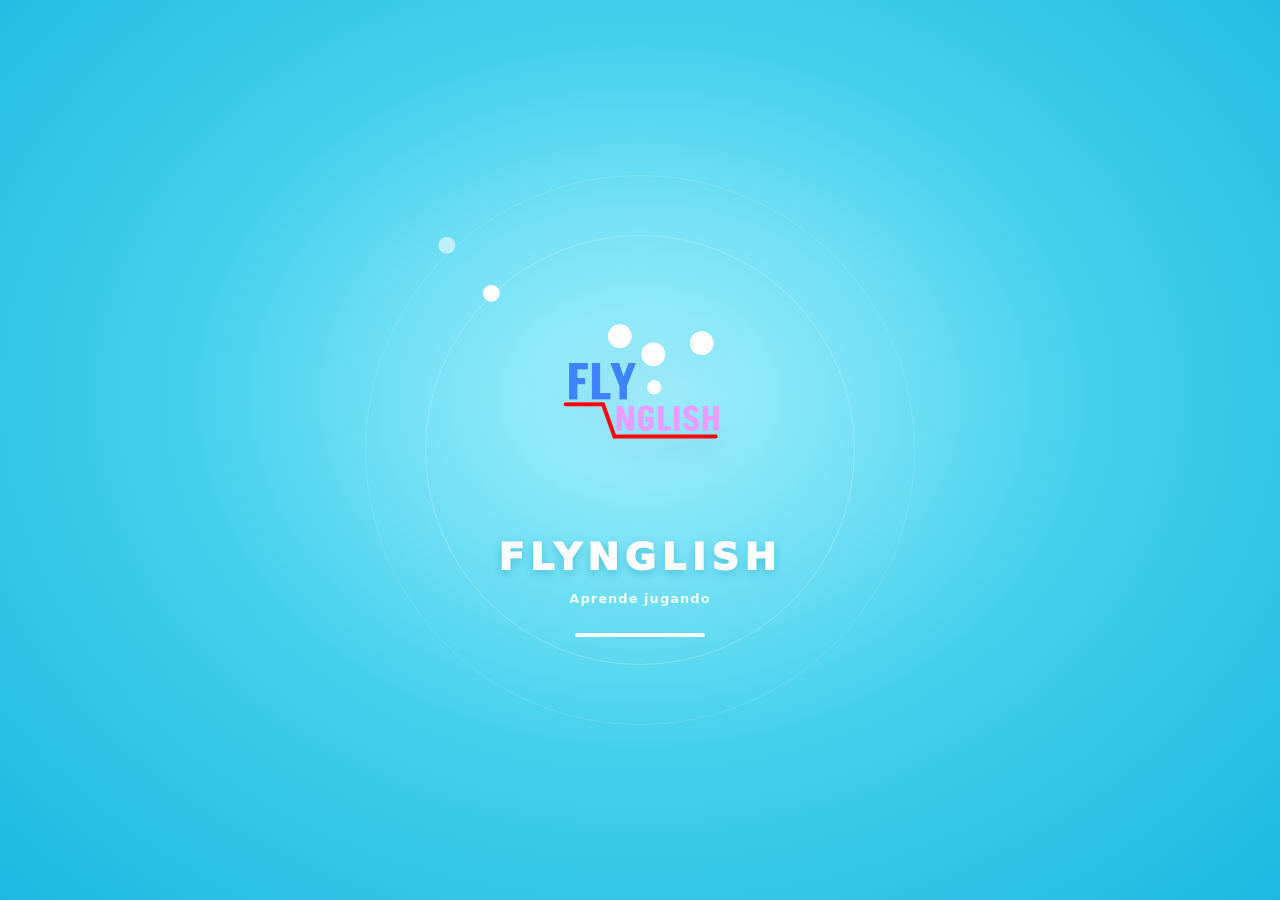
<file: index.html>
<!doctype html>
<html lang="es">
<head>
  <meta charset="utf-8">
  <meta name="viewport" content="width=device-width, initial-scale=1">
  <meta name="theme-color" content="#33c8e8">
  <meta name="description" content="Aprende inglés hablando con juegos y retos interactivos.">
  <title>FLYNGLISH · Aprende jugando</title>
  <link rel="icon" type="image/png" href="icon.PNG">
  <link rel="manifest" href="manifest.json">
  <link rel="stylesheet" href="styles.css?v=16">
</head>
<body>
  <div id="splash-screen" class="splash-screen" aria-label="Cargando FLYNGLISH">
    <div class="splash-orbit orbit-one"></div><div class="splash-orbit orbit-two"></div>
    <img src="icon.PNG" alt="Logotipo de FLYNGLISH" class="splash-logo">
    <strong>FLYNGLISH</strong><span>Aprende jugando</span><div class="splash-loader"><i></i></div>
  </div>
  <audio id="intro-audio" src="audio/flynglish-intro.mp3" preload="auto"></audio>
  <main id="auth-screen" class="auth-screen hidden">
    <section class="auth-card">
      <img src="icon.PNG" alt="Logotipo de FLYNGLISH" class="auth-logo">
      <p class="eyebrow">TU AVENTURA EN INGLÉS</p><h1 id="auth-title">¡Qué gusto verte!</h1>
      <p class="auth-subtitle">Entra para continuar aprendiendo a tu ritmo.</p>
      <div class="auth-tabs" role="tablist"><button type="button" data-auth-mode="login" class="selected" aria-selected="true">Iniciar sesión</button><button type="button" data-auth-mode="register" aria-selected="false">Crear cuenta</button></div>
      <form id="auth-form">
        <label for="auth-username">Nombre de usuario</label><input id="auth-username" name="username" autocomplete="username" minlength="3" maxlength="20" required placeholder="Tu usuario">
        <label for="auth-password">Contraseña</label><input id="auth-password" name="password" type="password" autocomplete="current-password" minlength="8" required placeholder="Mínimo 8 caracteres">
        <div id="confirm-field" class="hidden"><label for="auth-password-confirm">Confirma tu contraseña</label><input id="auth-password-confirm" type="password" autocomplete="new-password" minlength="8" placeholder="Repite tu contraseña"></div>
        <button id="auth-submit" class="primary-btn auth-submit" type="submit">Entrar a aprender →</button><p id="auth-feedback" class="auth-feedback" aria-live="polite"></p>
      </form>
      <small class="local-account-note">Tu cuenta y progreso se guardan en este dispositivo y navegador.</small>
    </section>
  </main>
  <div id="main-app" class="app-shell hidden">
    <header class="site-header">
      <div class="header-mascot" aria-hidden="true">🐳</div>
      <div class="header-greeting">¡Hola, <b id="user-display">jugador</b>! <span>👋</span></div>
      <div class="header-quick-stats"><span title="Días de racha">🔥 <b id="streak">0</b></span><span title="Experiencia acumulada">⚡ <b id="total-points">0</b> XP</span></div>
      <button id="logout-btn" class="logout-button" type="button" aria-label="Cerrar sesión">↗</button>
    </header>
    <main class="home-content">
      <section class="app-view is-active" data-view="home" id="inicio">
        <section class="daily-hero"><div class="hero-mascot-wrap"><div class="hero-speech" id="hero-message">¡Completa una misión para encender tu racha de hoy! ✨</div><div class="hero-mascot" aria-label="Mascota FLYNGLISH">🐳</div></div><div class="hero-content"><p class="eyebrow">TU MISIÓN DE HOY</p><h1>Un pequeño reto.<br>Un gran paso en inglés.</h1><div class="compact-level"><span id="level-current">NIVEL 0</span><div class="compact-track"><i id="experience-fill"></i></div><span id="experience-label">0% XP</span><b>→ <span id="next-level">BÁSICO</span></b></div><button id="start-btn" class="primary-btn hero-cta" type="button">¡EMPEZAR RETO DEL DÍA!</button></div></section>
        <section class="quest-card" id="quest-section"><div class="section-heading"><div><p class="eyebrow">PEQUEÑOS PASOS, GRANDES LOGROS</p><h2>Misiones diarias</h2></div><span id="quest-date-label"></span></div><div class="quest-list" id="daily-quests"></div><div class="quest-confetti" id="quest-confetti" aria-hidden="true"></div></section>
        <section class="games-section" id="juegos"><div class="section-heading"><div><p class="eyebrow">PRACTICA JUGANDO</p><h2>Elige tu juego</h2></div><span>Habla, juega y gana XP ✨</span></div><div class="games-grid">
        <button class="game-card memory-game" data-game="memory" data-badge="+15 XP"><span class="game-art-placeholder" data-game-art="memory">🃏</span><span class="game-title">MEMORY GAME</span><small>MEMORAMA</small></button>
        <button class="game-card snakes-game" data-game="snakes" data-badge="Popular 🔥"><span class="game-art-placeholder" data-game-art="snakes">🐍🎲</span><span class="game-title">SNAKES &amp; LADDERS</span><small>SERPIENTES Y ESCALERAS</small></button>
        <button class="game-card challenge-game" data-game="challenges"><span class="game-art-placeholder" data-game-art="challenges">🏆</span><span class="game-title">CHALLENGE TABLE</span><small>TABLA DE RETOS</small></button>
        <button class="game-card domino-game" data-game="domino"><span class="game-art-placeholder" data-game-art="domino">🁣</span><span class="game-title">VOCABULARY DOMINOES</span><small>DOMINÓ BILINGÜE</small></button>
        </div></section>
      </section>
      <section class="app-view" data-view="missions" id="misiones"><div class="page-heading"><p class="eyebrow">TU CAMINO DE APRENDIZAJE</p><h1>Misiones y logros</h1><p>Avanza con pasos cortos y celebra cada práctica.</p></div><section class="quest-card"><div class="section-heading"><div><p class="eyebrow">HOY</p><h2>Misiones diarias</h2></div></div><div class="quest-list" id="daily-quests-detail"></div></section><section class="quest-card weekly-missions"><div class="section-heading"><div><p class="eyebrow">CONSTANCIA</p><h2>Tu semana de práctica</h2></div><span><b id="weekly-count">0</b> / 7 días</span></div><div id="week-days" class="week-days week-row"></div><div class="achievement-row"><span class="achievement-icon">🏅</span><div><b>Primera conversación</b><small id="achievement-progress">Practica tu primera frase en voz alta</small></div><span id="achievement-check">🔒</span></div></section></section>
      <section class="app-view" data-view="progress" id="progreso"><div class="page-heading"><p class="eyebrow">CADA RETO CUENTA</p><h1>Tu progreso</h1><p>Tu esfuerzo de hoy construye tu confianza de mañana.</p></div><section class="progress-overview"><div class="progress-stat"><span>⚡</span><b id="progress-xp">0</b><small>XP acumulados</small></div><div class="progress-stat"><span>🎯</span><b id="completed-count">0</b><small>retos completados</small></div><div class="progress-stat"><span>🔥</span><b id="progress-streak">0</b><small>días de racha</small></div></section><section class="quest-card learning-row" id="perfil"><div class="learning-label">AVANZA<br>PASO A PASO</div><div class="learning-summary"><h2 id="progress-title">Tu ruta de aprendizaje</h2><p id="progress-description">Completa un reto hablando para empezar a sumar XP.</p><div class="profile-progress"><i id="progress-fill"></i></div><small id="progress-caption">0 de 10 retos completados</small></div></section></section>
      <section class="app-view" data-view="settings" id="ajustes"><div class="page-heading"><p class="eyebrow">A TU RITMO</p><h1>Ajustes</h1><p>Personaliza la dificultad y el modo de juego.</p></div><section class="settings-panel"><div><p class="eyebrow">PERSONALIZA TU PRÁCTICA</p><h2>Elige tu nivel y modo</h2></div><label class="level-control">Nivel de aprendizaje<select id="level-select"><option value="zero">Nivel 0 · Desde cero</option><option value="basic">Básico</option><option value="intermediate">Intermedio</option><option value="professional">Profesional</option></select></label><div class="mode-control"><button data-mode="solo" class="selected" aria-pressed="true">1 jugador</button><button data-mode="duo" aria-pressed="false">2 jugadores</button></div><div id="player-names" class="player-names hidden"><input id="player-one-name" value="Jugador 1" aria-label="Nombre del jugador 1"><input id="player-two-name" value="Jugador 2" aria-label="Nombre del jugador 2"></div></section><section class="quest-card settings-note"><b>Tu aprendizaje, siempre contigo</b><p>Tu progreso se guarda en este dispositivo y navegador.</p><button id="logout-settings" class="secondary-btn" type="button">Cerrar sesión</button></section></section>
    </main>
    <nav class="bottom-nav" aria-label="Navegación principal"><button class="bottom-nav-item is-active" data-tab="home" aria-current="page"><span>🏠</span><small>Inicio</small></button><button class="bottom-nav-item" data-tab="missions"><span>🎯</span><small>Misiones</small></button><button class="bottom-nav-item" data-tab="progress"><span>📊</span><small>Progreso</small></button><button class="bottom-nav-item" data-tab="settings"><span>⚙️</span><small>Ajustes</small></button></nav>
  </div>
  <div id="game-modal" class="modal-backdrop hidden" role="dialog" aria-modal="true" aria-labelledby="modal-title"><section class="game-modal"><header class="modal-header"><div><p id="modal-kicker" class="eyebrow">JUEGO</p><h2 id="modal-title">Juego</h2></div><button id="close-modal" class="modal-close" aria-label="Cerrar">×</button></header><p id="modal-instructions" class="modal-instructions"></p><div id="game-levels" class="game-levels" aria-label="Nivel de este juego"></div><div id="turn-banner" class="turn-banner hidden"></div><div id="game-content"></div><div id="feedback" class="feedback" aria-live="polite"></div><footer class="modal-actions"><span>XP: <b id="modal-xp">0</b></span><div><button id="skip-btn" class="secondary-btn">Salir</button><button id="next-btn" class="primary-btn" disabled>Continuar →</button></div></footer></section></div>
  <!--
    Audio de juegos: añade src="audio/games/<juego>/<archivo>.mp3" a cada etiqueta.
    Música sugerida: music.mp3 (loop). Efectos sugeridos: correct.mp3, incorrect.mp3, win.mp3.
    Carpetas: memory, snakes, challenges y domino. Los sonidos aún no se reproducen si src está vacío.
  -->
  <audio id="audio-memory-music" data-game-audio="memory-music" loop preload="none"></audio><audio id="audio-memory-correct" data-game-audio="memory-correct" preload="none"></audio><audio id="audio-memory-incorrect" data-game-audio="memory-incorrect" preload="none"></audio><audio id="audio-memory-win" data-game-audio="memory-win" preload="none"></audio>
  <audio id="audio-snakes-music" data-game-audio="snakes-music" src="audio/games/snakes/musicserpienteyescalera.mp3" loop preload="none"></audio><audio id="audio-snakes-correct" data-game-audio="snakes-correct" preload="none"></audio><audio id="audio-snakes-incorrect" data-game-audio="snakes-incorrect" preload="none"></audio><audio id="audio-snakes-win" data-game-audio="snakes-win" preload="none"></audio>
  <audio id="audio-challenges-music" data-game-audio="challenges-music" loop preload="none"></audio><audio id="audio-challenges-correct" data-game-audio="challenges-correct" preload="none"></audio><audio id="audio-challenges-incorrect" data-game-audio="challenges-incorrect" preload="none"></audio><audio id="audio-challenges-win" data-game-audio="challenges-win" preload="none"></audio>
  <audio id="audio-domino-music" data-game-audio="domino-music" src="audio/games/domino/musicdomino.mp3" loop preload="none"></audio><audio id="audio-domino-correct" data-game-audio="domino-correct" preload="none"></audio><audio id="audio-domino-incorrect" data-game-audio="domino-incorrect" preload="none"></audio><audio id="audio-domino-win" data-game-audio="domino-win" preload="none"></audio>
  <script src="app.js?v=16" defer></script>
</body>
</html>
</file>
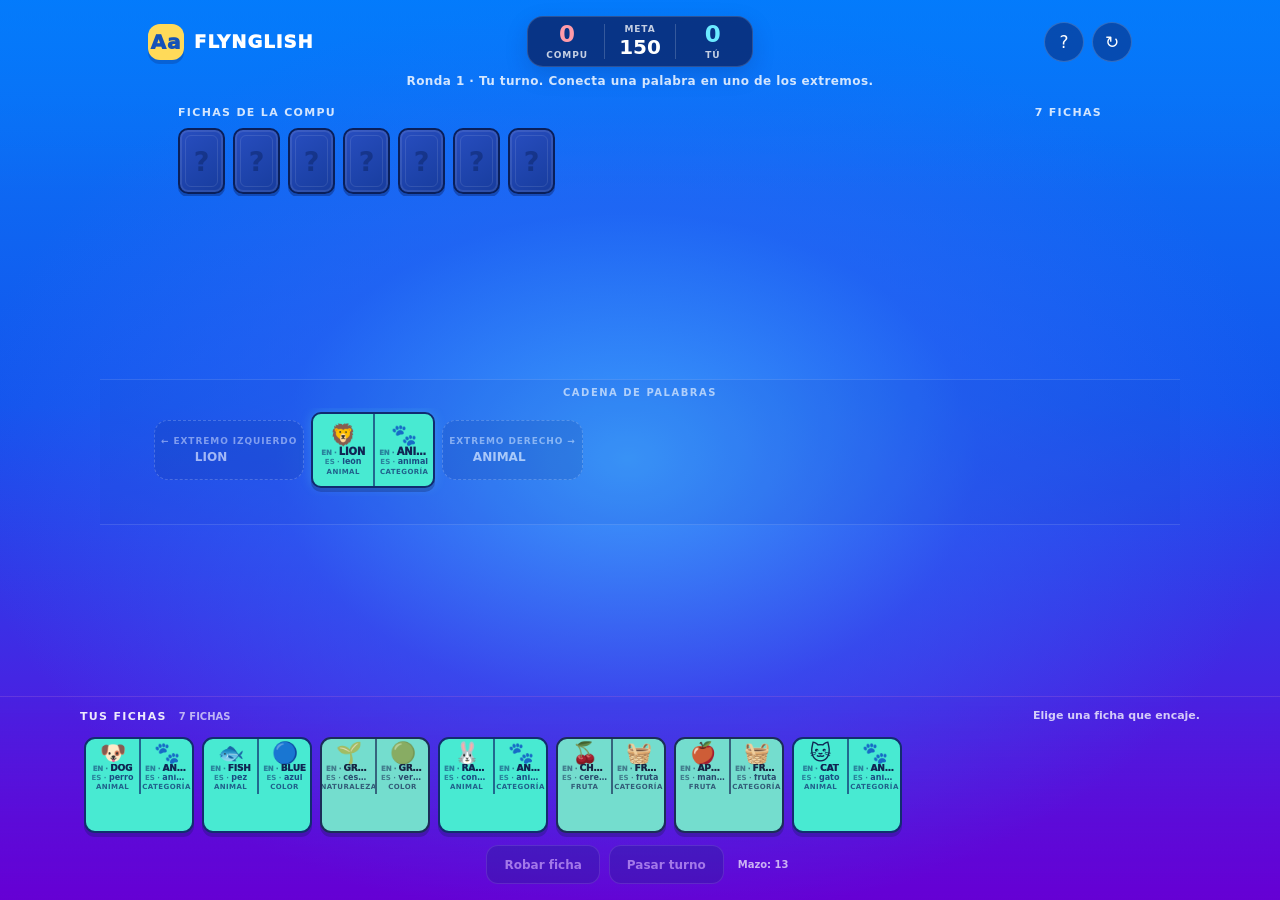
<file: games/dominoes.html>
<!DOCTYPE html>
<html lang="es">
<head>
  <meta charset="UTF-8">
  <meta name="viewport" content="width=device-width, initial-scale=1">
  <meta name="theme-color" content="#0875fa">
  <title>FLYNGLISH — Dominó bilingüe</title>
  <style>
    :root {
      color-scheme: dark;
      font-family: Inter, ui-rounded, "Trebuchet MS", system-ui, sans-serif;
      --ink: #102553;
      --teal: #48ead2;
      --teal-light: #91fff0;
      --navy: #102b70;
      --yellow: #ffda59;
    }

    * { box-sizing: border-box; }

    body {
      margin: 0;
      min-width: 320px;
      min-height: 100vh;
      color: white;
      background: #086cf3;
    }

    button { font: inherit; }
    button:focus-visible { outline: 3px solid #fff2a6; outline-offset: 3px; }

    .app {
      min-height: 100vh;
      min-height: 100dvh;
      overflow: hidden;
      position: relative;
      display: flex;
      flex-direction: column;
      background:
        radial-gradient(ellipse at 49% 51%, rgba(67, 171, 255, .85) 0%, rgba(47, 103, 246, .5) 38%, transparent 72%),
        linear-gradient(180deg, #0878f7 0%, #1455ed 45%, #6b00db 100%);
    }

    .top-glow {
      position: absolute;
      inset: 0 0 auto;
      height: 21%;
      pointer-events: none;
      background: linear-gradient(180deg, rgba(0, 125, 255, .58), transparent);
    }

    .game-header {
      position: relative;
      z-index: 1;
      width: min(1060px, 100%);
      margin: 0 auto;
      padding: 16px clamp(14px, 4vw, 38px) 7px;
      display: grid;
      grid-template-columns: 1fr auto 1fr;
      align-items: center;
      gap: 12px;
    }

    .brand {
      display: flex;
      align-items: center;
      gap: 10px;
      font-weight: 950;
      letter-spacing: .06em;
      font-size: 18px;
    }

    .brand-mark {
      width: 36px;
      height: 36px;
      display: grid;
      place-items: center;
      border-radius: 12px;
      color: #1552b8;
      background: var(--yellow);
      box-shadow: 0 4px 0 rgba(13, 33, 96, .24);
      font-size: 20px;
    }

    .scoreboard {
      display: flex;
      align-items: center;
      gap: 14px;
      padding: 6px 16px;
      border: 1px solid rgba(255,255,255,.15);
      border-radius: 16px;
      background: rgba(9, 34, 102, .78);
      box-shadow: 0 8px 22px rgba(8, 31, 103, .18);
      text-align: center;
    }

    .score-side { min-width: 46px; }
    .score-side strong { display: block; font-size: 23px; line-height: 1; }
    .score-side span { display: block; margin-top: 4px; font-size: 9px; font-weight: 850; letter-spacing: .1em; opacity: .77; }
    .score-side.bot strong { color: #ff9ba9; }
    .score-side.player strong { color: #6beaff; }
    .score-goal { border-left: 1px solid rgba(255,255,255,.18); border-right: 1px solid rgba(255,255,255,.18); padding: 0 14px; }
    .score-goal span { display: block; font-size: 9px; font-weight: 900; letter-spacing: .1em; opacity: .76; }
    .score-goal strong { display: block; margin-top: 1px; font-size: 20px; }

    .header-actions { display: flex; justify-content: flex-end; gap: 8px; }
    .icon-button {
      width: 40px; height: 40px; border: 1px solid rgba(255,255,255,.18);
      border-radius: 50%; background: rgba(8, 43, 125, .58); color: white;
      cursor: pointer; font-size: 17px; transition: transform .18s, background .18s;
    }
    .icon-button:hover { transform: translateY(-2px); background: rgba(8, 43, 125, .85); }

    .status-line {
      position: relative;
      z-index: 1;
      min-height: 25px;
      margin: 0 auto;
      padding: 0 14px;
      color: rgba(255,255,255,.82);
      text-align: center;
      font-size: 12px;
      font-weight: 750;
      letter-spacing: .035em;
    }
    .status-line .turn-dot { display: inline-block; width: 7px; height: 7px; margin-right: 7px; border-radius: 50%; background: #70ffe0; box-shadow: 0 0 11px #70ffe0; vertical-align: 1px; }

    .bot-area {
      position: relative;
      z-index: 1;
      width: min(1000px, 100%);
      margin: 0 auto;
      padding: 7px clamp(14px, 4vw, 38px) 12px;
    }
    .area-label {
      display: flex; justify-content: space-between; align-items: center;
      margin-bottom: 9px; color: rgba(255,255,255,.82);
      font-size: 11px; font-weight: 900; letter-spacing: .12em; text-transform: uppercase;
    }
    .hidden-hand { display: flex; gap: 8px; min-height: 68px; overflow: hidden; }
    .back-tile {
      position: relative; flex: 0 0 47px; height: 66px;
      display: grid; place-items: center; overflow: hidden;
      border: 2px solid #091f5b; border-radius: 10px;
      color: rgba(9, 31, 91, .44); font-size: 27px; font-weight: 900;
      background: linear-gradient(145deg, #284ec0, #173c9d);
      box-shadow: 0 3px 0 rgba(9, 21, 70, .35), inset 0 0 0 2px rgba(255,255,255,.09);
    }
    .back-tile::after { content: ""; position: absolute; inset: 5px; border: 1px solid rgba(255,255,255,.1); border-radius: 6px; }
    .back-more { align-self: center; margin-left: 3px; font-size: 12px; font-weight: 800; opacity: .75; }

    .board-zone {
      position: relative;
      z-index: 1;
      flex: 1 1 auto;
      min-height: 170px;
      display: flex;
      align-items: center;
      justify-content: center;
      padding: 16px 10px;
    }
    .board-shell {
      width: min(1080px, 100%);
      position: relative;
      padding: 28px 44px;
      border-top: 1px solid rgba(255,255,255,.12);
      border-bottom: 1px solid rgba(255,255,255,.12);
      background: rgba(20, 67, 196, .12);
    }
    .board-caption {
      position: absolute; top: 7px; left: 50%; transform: translateX(-50%);
      color: rgba(255,255,255,.62); font-size: 10px; font-weight: 900; letter-spacing: .15em; text-transform: uppercase;
      white-space: nowrap;
    }
    .board-row {
      min-height: 88px;
      display: flex; align-items: center; gap: 0;
      overflow-x: auto; overflow-y: hidden;
      scrollbar-width: thin; scrollbar-color: rgba(255,255,255,.32) transparent;
      padding: 4px 3px 8px;
      scroll-behavior: smooth;
    }
    .board-row::-webkit-scrollbar { height: 5px; }
    .board-row::-webkit-scrollbar-thumb { background: rgba(255,255,255,.3); border-radius: 9px; }
    .end-control {
      flex: 0 0 auto; min-width: 72px; height: 60px; margin: 0 7px;
      border: 1px dashed rgba(255,255,255,.34); border-radius: 14px;
      background: rgba(6, 39, 126, .25); color: white;
      cursor: pointer; opacity: .58; transition: .18s;
    }
    .end-control span { display: block; font-size: 9px; font-weight: 850; letter-spacing: .1em; text-transform: uppercase; opacity: .75; }
    .end-control strong { display: block; max-width: 100px; overflow: hidden; text-overflow: ellipsis; white-space: nowrap; font-size: 12px; margin-top: 4px; }
    .end-control.ready { opacity: 1; border: 2px solid var(--yellow); background: rgba(255,218,89,.16); box-shadow: 0 0 20px rgba(255,218,89,.25); animation: pulse 1.35s ease-in-out infinite alternate; }
    .end-control:disabled { cursor: default; }
    .end-control:not(:disabled):hover { transform: scale(1.05); background: rgba(255,218,89,.27); }

    @keyframes pulse { from { box-shadow: 0 0 8px rgba(255,218,89,.18); } to { box-shadow: 0 0 22px rgba(255,218,89,.43); } }
    .domino {
      flex: 0 0 auto;
      width: 124px; height: 76px;
      display: grid; grid-template-columns: 1fr 1fr;
      border: 2px solid #102b70; border-radius: 10px;
      overflow: hidden; color: var(--ink);
      background: var(--teal);
      box-shadow: 0 4px 0 rgba(11, 26, 81, .28), 0 0 12px rgba(104,255,235,.21);
      animation: tile-in .28s cubic-bezier(.2,.8,.3,1) both;
    }
    .domino-face {
      min-width: 0; display: flex; flex-direction: column; align-items: center; justify-content: center;
      padding: 3px 4px; text-align: center; overflow: hidden;
    }
    .domino-face + .domino-face { border-left: 2px solid rgba(16,43,112,.68); }
    .domino-face .word { width: 100%; overflow: hidden; text-overflow: ellipsis; white-space: nowrap; font-size: 10px; line-height: 1.1; font-weight: 1000; letter-spacing: -.015em; }
    .domino-face .word::before { content: "EN · "; color: rgba(16,43,112,.55); font-size: 7px; }
    .domino-face .translation { width: 100%; overflow: hidden; text-overflow: ellipsis; white-space: nowrap; color: rgba(16,43,112,.82); font-size: 8px; line-height: 1.05; font-weight: 850; }
    .domino-face .translation::before { content: "ES · "; color: rgba(16,43,112,.55); font-size: 7px; }
    .domino-face .emoji { font-size: 21px; line-height: 1.05; }
    .domino-face .category { margin-top: 2px; color: rgba(16,43,112,.72); font-size: 7px; line-height: 1; font-weight: 900; letter-spacing: .06em; }
    .domino-fresh { box-shadow: 0 0 0 3px rgba(255,218,89,.9), 0 0 18px rgba(255,218,89,.75); }
    @keyframes tile-in { from { opacity: 0; transform: scale(.78) translateY(5px); } to { opacity: 1; transform: scale(1) translateY(0); } }
    .chain-empty {
      width: min(340px, 80vw); min-height: 110px; margin: auto;
      display: grid; place-items: center; text-align: center;
      border: 1px dashed rgba(255,255,255,.28); border-radius: 18px;
      color: rgba(255,255,255,.82); background: rgba(15,54,149,.17); font-size: 13px;
    }

    .round-banner {
      position: absolute; z-index: 3; left: 50%; top: 50%; transform: translate(-50%,-50%);
      width: min(390px, calc(100vw - 36px)); padding: 20px;
      border: 1px solid rgba(255,255,255,.3); border-radius: 21px;
      background: rgba(11, 35, 102, .94); box-shadow: 0 20px 60px rgba(5,12,51,.45);
      text-align: center; backdrop-filter: blur(12px);
    }
    .round-banner h2 { margin: 0 0 7px; font-size: 21px; }
    .round-banner p { margin: 0 0 15px; color: rgba(255,255,255,.79); font-size: 13px; line-height: 1.5; }

    .player-area {
      position: relative;
      z-index: 1;
      padding: 12px clamp(12px, 3vw, 30px) max(16px, env(safe-area-inset-bottom));
      background: linear-gradient(180deg, rgba(87,0,193,.06), rgba(87,0,193,.28));
      border-top: 1px solid rgba(255,255,255,.13);
    }
    .player-area-inner { width: min(1120px, 100%); margin: 0 auto; }
    .player-heading { display: flex; justify-content: space-between; align-items: center; gap: 12px; margin-bottom: 9px; }
    .player-name { font-size: 11px; font-weight: 900; letter-spacing: .12em; text-transform: uppercase; color: rgba(255,255,255,.9); }
    .hand-count { margin-left: 7px; color: rgba(255,255,255,.65); font-size: 10px; letter-spacing: 0; }
    .turn-hint { min-height: 15px; color: rgba(255,255,255,.77); text-align: right; font-size: 11px; font-weight: 700; }
    .player-hand {
      display: flex; align-items: stretch; gap: 8px;
      min-height: 95px; overflow-x: auto; overflow-y: hidden;
      padding: 4px 4px 10px;
      scrollbar-width: thin; scrollbar-color: rgba(255,255,255,.34) transparent;
    }
    .hand-tile {
      flex: 0 0 110px; min-height: 96px;
      display: grid; grid-template-columns: 1fr 1fr;
      padding: 0; overflow: hidden;
      border: 2px solid #122d70; border-radius: 11px;
      color: var(--ink); background: var(--teal);
      box-shadow: 0 4px 0 rgba(11,26,81,.28);
      cursor: pointer; transition: transform .16s, box-shadow .16s, filter .16s;
    }
    .hand-tile:hover:not(:disabled) { transform: translateY(-5px); box-shadow: 0 8px 0 rgba(11,26,81,.23), 0 0 17px rgba(106,255,235,.35); }
    .hand-tile.selected { transform: translateY(-7px); border-color: var(--yellow); box-shadow: 0 0 0 2px var(--yellow), 0 8px 18px rgba(255,218,89,.3); }
    .hand-tile.unplayable { filter: saturate(.65); }
    .hand-tile:disabled { cursor: default; opacity: .8; }
    .hand-tile .domino-face .word { font-size: 9px; }
    .hand-tile .domino-face .emoji { font-size: 21px; }

    .controls {
      display: flex; justify-content: center; align-items: center; flex-wrap: wrap; gap: 9px;
      padding: 2px 0 0;
    }
    .action-button {
      min-height: 39px; padding: 0 17px;
      border: 1px solid rgba(255,255,255,.24); border-radius: 12px;
      color: white; background: rgba(13,41,117,.58);
      font-size: 12px; font-weight: 850; cursor: pointer; transition: .18s;
    }
    .action-button:hover:not(:disabled) { transform: translateY(-2px); background: rgba(13,41,117,.85); }
    .action-button.primary { border-color: #fff0a4; color: #272753; background: var(--yellow); box-shadow: 0 4px 0 rgba(114,70,8,.25); }
    .action-button.primary:hover:not(:disabled) { background: #ffe77f; }
    .action-button:disabled { opacity: .44; cursor: not-allowed; }
    .deck-count { padding: 0 5px; color: rgba(255,255,255,.68); font-size: 10px; font-weight: 800; }

    .overlay {
      position: fixed; z-index: 10; inset: 0;
      display: grid; place-items: center; padding: 20px;
      background: rgba(4, 16, 63, .57); backdrop-filter: blur(8px);
    }
    .start-card {
      width: min(490px, 100%); padding: clamp(23px, 5vw, 38px);
      border: 1px solid rgba(255,255,255,.25); border-radius: 27px;
      background: linear-gradient(155deg, rgba(23,79,190,.98), rgba(31,26,131,.98));
      box-shadow: 0 26px 85px rgba(4,11,53,.52);
      text-align: center;
    }
    .start-symbol {
      width: 66px; height: 66px; margin: 0 auto 15px; display: grid; place-items: center;
      border-radius: 20px; color: #15428e; background: var(--teal); font-size: 32px;
      box-shadow: 0 7px 0 rgba(5,20,77,.22); transform: rotate(-4deg);
    }
    .start-card h1 { margin: 0; font-size: clamp(28px, 7vw, 41px); line-height: 1.03; letter-spacing: -.045em; }
    .start-card h1 span { color: var(--teal-light); }
    .start-card > p { max-width: 380px; margin: 13px auto 22px; color: rgba(255,255,255,.8); font-size: 13px; line-height: 1.55; }
    .difficulty-label { margin-bottom: 9px; color: rgba(255,255,255,.74); font-size: 10px; font-weight: 900; letter-spacing: .13em; text-transform: uppercase; }
    .difficulty-options { display: grid; grid-template-columns: repeat(3, 1fr); gap: 8px; }
    .difficulty-option {
      min-height: 74px; padding: 10px 5px;
      border: 1px solid rgba(255,255,255,.2); border-radius: 14px;
      color: white; background: rgba(9,32,106,.32); cursor: pointer; transition: .16s;
    }
    .difficulty-option strong { display: block; font-size: 13px; }
    .difficulty-option span { display: block; margin-top: 4px; color: rgba(255,255,255,.68); font-size: 9px; line-height: 1.2; }
    .difficulty-option.active { border-color: var(--yellow); color: #fff8d7; background: rgba(255,218,89,.16); box-shadow: 0 0 0 1px var(--yellow); }
    .start-button { width: 100%; margin-top: 18px; min-height: 47px; font-size: 14px; }
    .rule-note { margin-top: 15px; color: rgba(255,255,255,.59); font-size: 10px; line-height: 1.5; }

    .help-dialog {
      width: min(430px, 100%); padding: 24px;
      border: 1px solid rgba(255,255,255,.26); border-radius: 22px;
      background: #142f78; box-shadow: 0 25px 80px rgba(4,12,53,.5);
    }
    .help-dialog h2 { margin: 0 0 10px; }
    .help-dialog p, .help-dialog li { color: rgba(255,255,255,.81); font-size: 13px; line-height: 1.55; }
    .help-dialog ul { padding-left: 19px; margin: 10px 0 18px; }
    .hidden { display: none !important; }

    @media (max-width: 620px) {
      .game-header { padding-top: 11px; grid-template-columns: 1fr auto; gap: 8px; }
      .brand { font-size: 15px; gap: 7px; }
      .brand-mark { width: 31px; height: 31px; font-size: 17px; border-radius: 10px; }
      .scoreboard { grid-column: 1 / 2; grid-row: 2; justify-self: start; gap: 8px; padding: 5px 9px; border-radius: 12px; }
      .score-side { min-width: 34px; }
      .score-side strong { font-size: 18px; }
      .score-side span, .score-goal span { font-size: 7px; }
      .score-goal { padding: 0 9px; }
      .score-goal strong { font-size: 17px; }
      .header-actions { grid-column: 2; grid-row: 1 / 3; }
      .icon-button { width: 36px; height: 36px; }
      .status-line { min-height: 21px; font-size: 10px; }
      .bot-area { padding-top: 5px; padding-bottom: 6px; }
      .area-label { font-size: 9px; margin-bottom: 7px; }
      .hidden-hand { min-height: 55px; gap: 6px; }
      .back-tile { flex-basis: 35px; height: 52px; border-radius: 8px; font-size: 20px; }
      .board-zone { min-height: 150px; padding: 8px 0; }
      .board-shell { padding: 25px 6px 17px; }
      .board-row { min-height: 91px; }
      .domino { width: 104px; height: 68px; border-radius: 9px; }
      .domino-face .word { font-size: 8px; }
      .domino-face .translation { font-size: 7px; }
      .domino-face .emoji { font-size: 18px; }
      .domino-face .category { font-size: 6px; }
      .end-control { min-width: 60px; height: 52px; margin: 0 4px; }
      .end-control strong { font-size: 10px; }
      .player-area { padding: 9px 10px max(12px, env(safe-area-inset-bottom)); }
      .player-heading { margin-bottom: 6px; }
      .player-name { font-size: 9px; }
      .turn-hint { font-size: 9px; }
      .player-hand { min-height: 82px; gap: 6px; padding-bottom: 8px; }
      .hand-tile { flex-basis: 93px; min-height: 82px; border-radius: 9px; }
      .hand-tile .domino-face .word { font-size: 8px; }
      .hand-tile .domino-face .translation { font-size: 7px; }
      .hand-tile .domino-face .emoji { font-size: 18px; }
      .hand-tile .domino-face .category { font-size: 6px; }
      .action-button { min-height: 35px; padding: 0 12px; font-size: 10px; border-radius: 10px; }
      .deck-count { font-size: 9px; }
    }

    @media (max-height: 700px) and (min-width: 621px) {
      .game-header { padding-top: 8px; }
      .bot-area { padding-top: 2px; padding-bottom: 4px; }
      .back-tile { height: 52px; }
      .hidden-hand { min-height: 55px; }
      .board-zone { min-height: 130px; }
      .player-area { padding-top: 8px; }
      .hand-tile { min-height: 82px; }
      .player-hand { min-height: 80px; }
    }
  </style>
</head>
<body>
  <main class="app">
    <div class="top-glow"></div>
    <header class="game-header">
      <div class="brand"><span class="brand-mark">Aa</span><span>FLYNGLISH</span></div>
      <div class="scoreboard" aria-label="Puntuación">
        <div class="score-side bot"><strong id="bot-score">0</strong><span>COMPU</span></div>
        <div class="score-goal"><span>META</span><strong>150</strong></div>
        <div class="score-side player"><strong id="player-score">0</strong><span>TÚ</span></div>
      </div>
      <div class="header-actions">
        <button class="icon-button" id="help-button" type="button" aria-label="Cómo jugar" title="Cómo jugar">?</button>
        <button class="icon-button" id="restart-button" type="button" aria-label="Reiniciar partida" title="Reiniciar partida">↻</button>
      </div>
    </header>
    <div class="status-line" id="status-line" aria-live="polite">Preparando partida…</div>

    <section class="bot-area" aria-label="Fichas ocultas de nivi">
      <div class="area-label"><span>FICHAS DE LA COMPU</span><span id="bot-hand-count">0 fichas</span></div>
      <div class="hidden-hand" id="bot-hand"></div>
    </section>

    <section class="board-zone" aria-label="Tablero de dominó">
      <div class="board-shell">
        <div class="board-caption">Cadena de palabras</div>
        <div class="board-row" id="board-row" aria-live="polite"></div>
      </div>
      <div class="round-banner hidden" id="round-banner" role="status"></div>
    </section>

    <section class="player-area" aria-label="Tus fichas de dominó">
      <div class="player-area-inner">
        <div class="player-heading">
          <div class="player-name">TUS FICHAS <span class="hand-count" id="player-hand-count">0 fichas</span></div>
          <div class="turn-hint" id="turn-hint">Elige una ficha para jugar.</div>
        </div>
        <div class="player-hand" id="player-hand"></div>
        <div class="controls">
          <button class="action-button" id="draw-button" type="button">Robar ficha</button>
          <button class="action-button" id="pass-button" type="button">Pasar turno</button>
          <span class="deck-count" id="deck-count">Mazo: 0</span>
        </div>
      </div>
    </section>

    <div class="overlay" id="start-overlay">
      <section class="start-card" aria-labelledby="start-title">
        <div class="start-symbol">Aa</div>
        <h1 id="start-title">Dominó <span>bilingüe</span></h1>
        <p>Conecta palabras en inglés y español. Juega contra nivi y alcanza primero los 150 puntos.</p>
        <div class="difficulty-label">Nivel seleccionado en FLYNGLISH</div>
        <div class="difficulty-options" role="group" aria-label="Difficulty">
          <button class="difficulty-option active" type="button" data-level="zero"><strong>Desde cero</strong><span>Palabras cotidianas</span></button>
          <button class="difficulty-option" type="button" data-level="basic"><strong>Básico</strong><span>Frases y objetos</span></button>
          <button class="difficulty-option" type="button" data-level="intermediate"><strong>Intermedio</strong><span>Sinónimos e ideas</span></button>
          <button class="difficulty-option" type="button" data-level="professional"><strong>Profesional</strong><span>Vocabulario laboral</span></button>
        </div>
        <button class="action-button primary start-button" id="start-button" type="button">Empezar partida</button>
        <div class="rule-note">Las conexiones exactas dan 10 puntos; las relacionadas, 5. Ganar una ronda suma 20 puntos extra.</div>
      </section>
    </div>

    <div class="overlay hidden" id="help-overlay" role="dialog" aria-modal="true" aria-labelledby="help-title">
      <section class="help-dialog">
        <h2 id="help-title">Cómo jugar</h2>
        <p>Coloca una ficha en cualquiera de los extremos de la cadena.</p>
        <ul>
          <li>Conecta palabras con la misma traducción o una relación válida.</li>
          <li>Elige una ficha de tu mano y toca un extremo iluminado del tablero.</li>
          <li>Si no puedes jugar, roba una ficha. Si sigue sin encajar, puedes pasar.</li>
          <li>Las conexiones exactas dan 10 puntos y las relacionadas, 5. Ganar la ronda da 20 puntos extra.</li>
          <li>Gana quien llegue primero a 150 puntos. Si se acaba el mazo y nadie puede jugar, termina la ronda.</li>
        </ul>
        <button class="action-button primary" id="close-help" type="button">Entendido</button>
      </section>
    </div>
  </main>

  <script>
    "use strict";

    const GOAL = 150;
    const ROUND_BONUS = 20;
    const vocab = {
      APPLE: ["🍎", "FRUIT"], BANANA: ["🍌", "FRUIT"], ORANGE: ["🍊", "FRUIT"],
      PEAR: ["🍐", "FRUIT"], GRAPES: ["🍇", "FRUIT"], CHERRY: ["🍒", "FRUIT"],
      CAT: ["🐱", "ANIMAL"], DOG: ["🐶", "ANIMAL"], LION: ["🦁", "ANIMAL"],
      BIRD: ["🐦", "ANIMAL"], FISH: ["🐟", "ANIMAL"], RABBIT: ["🐰", "ANIMAL"],
      RED: ["🔴", "COLOR"], BLUE: ["🔵", "COLOR"], GREEN: ["🟢", "COLOR"],
      YELLOW: ["🟡", "COLOR"], PURPLE: ["🟣", "COLOR"], BLACK: ["⚫", "COLOR"],
      GRASS: ["🌱", "NATURE"], SKY: ["🌤️", "NATURE"], SUN: ["☀️", "NATURE"],
      RUN: ["🏃", "VERB"], EAT: ["🍽️", "VERB"], READ: ["📖", "VERB"],
      WRITE: ["✍️", "VERB"], SLEEP: ["😴", "VERB"], BOOK: ["📚", "OBJECT"],
      PEN: ["🖊️", "OBJECT"], CHAIR: ["🪑", "OBJECT"], TABLE: ["🪵", "OBJECT"],
      PHONE: ["📱", "OBJECT"], HELLO: ["👋", "GREETING"], "GOOD MORNING": ["🌅", "GREETING"],
      "THANK YOU": ["🙏", "GREETING"], GOODBYE: ["👋", "GREETING"],
      HAPPY: ["😄", "ADJECTIVE"], TALL: ["🦒", "ADJECTIVE"], QUICK: ["⚡", "ADJECTIVE"],
      KIND: ["💛", "ADJECTIVE"], FAST: ["🏎️", "ADJECTIVE"], BIG: ["🐘", "ADJECTIVE"],
      LARGE: ["🏠", "SYNONYM"], SMALL: ["🐭", "ADJECTIVE"], TINY: ["🔹", "SYNONYM"],
      JOYFUL: ["🎉", "SYNONYM"], BRAVE: ["🛡️", "ADJECTIVE"], COURAGEOUS: ["🦸", "SYNONYM"],
      BEGIN: ["🌱", "VERB"], START: ["🚦", "SYNONYM"], END: ["🏁", "VERB"],
      FINISH: ["✅", "SYNONYM"], ANCIENT: ["🏛️", "ADJECTIVE"], OLD: ["🕰️", "SYNONYM"],
      RAPID: ["💨", "ADJECTIVE"], HOT: ["🔥", "ADJECTIVE"], COLD: ["🧊", "ANTONYM"],
      EXPAND: ["↗️", "VERB"], CONTRACT: ["↘️", "ANTONYM"], GENEROUS: ["🎁", "ADJECTIVE"],
      SELFISH: ["🙋", "ANTONYM"], ABUNDANT: ["🌾", "ADJECTIVE"], PLENTIFUL: ["🍇", "SYNONYM"],
      FRAGILE: ["🫧", "ADJECTIVE"], DELICATE: ["🪶", "SYNONYM"], EVIDENCE: ["🔍", "CONCEPT"],
      PROOF: ["✔️", "SYNONYM"], INCREASE: ["📈", "VERB"], DECREASE: ["📉", "ANTONYM"],
      PEACE: ["🕊️", "CONCEPT"], CONFLICT: ["⚔️", "ANTONYM"], HONEST: ["💬", "ADJECTIVE"],
      TRUTHFUL: ["🧭", "SYNONYM"], CREATE: ["🧩", "VERB"], DESTROY: ["💥", "ANTONYM"]
    };

    const tileSets = {
      easy: [
        ["APPLE","FRUIT"], ["BANANA","FRUIT"], ["ORANGE","FRUIT"], ["PEAR","FRUIT"],
        ["GRAPES","FRUIT"], ["CHERRY","FRUIT"], ["CAT","ANIMAL"], ["DOG","ANIMAL"],
        ["LION","ANIMAL"], ["BIRD","ANIMAL"], ["FISH","ANIMAL"], ["RABBIT","ANIMAL"],
        ["RED","COLOR"], ["BLUE","COLOR"], ["GREEN","COLOR"], ["YELLOW","COLOR"],
        ["PURPLE","COLOR"], ["BLACK","COLOR"], ["GRASS","GREEN"], ["SKY","BLUE"],
        ["SUN","YELLOW"], ["APPLE","RED"], ["BANANA","YELLOW"], ["CAT","BLACK"],
        ["FISH","BLUE"], ["CHERRY","RED"], ["RABBIT","WHITE"], ["DOG","BROWN"]
      ],
      medium: [
        ["RUN","VERB"], ["EAT","VERB"], ["READ","VERB"], ["WRITE","VERB"],
        ["SLEEP","VERB"], ["BOOK","OBJECT"], ["PEN","OBJECT"], ["CHAIR","OBJECT"],
        ["TABLE","OBJECT"], ["PHONE","OBJECT"], ["HELLO","GREETING"],
        ["GOOD MORNING","GREETING"], ["THANK YOU","GREETING"], ["GOODBYE","GREETING"],
        ["HAPPY","ADJECTIVE"], ["TALL","ADJECTIVE"], ["QUICK","ADJECTIVE"],
        ["KIND","ADJECTIVE"], ["FAST","QUICK"], ["RUN","FAST"], ["READ","BOOK"],
        ["WRITE","PEN"], ["SLEEP","BED"], ["HELLO","GOOD MORNING"],
        ["THANK YOU","KIND"], ["HAPPY","JOYFUL"], ["CHAIR","TABLE"],
        ["PHONE","CALL"], ["GOODBYE","SEE YOU"], ["EAT","APPLE"]
      ],
      hard: [
        ["BIG","LARGE"], ["SMALL","TINY"], ["HAPPY","JOYFUL"], ["BRAVE","COURAGEOUS"],
        ["BEGIN","START"], ["END","FINISH"], ["ANCIENT","OLD"], ["RAPID","FAST"],
        ["HOT","COLD"], ["EXPAND","CONTRACT"], ["GENEROUS","SELFISH"],
        ["ABUNDANT","PLENTIFUL"], ["FRAGILE","DELICATE"], ["EVIDENCE","PROOF"],
        ["INCREASE","DECREASE"], ["PEACE","CONFLICT"], ["HONEST","TRUTHFUL"],
        ["CREATE","DESTROY"], ["LARGE","EXPAND"], ["TINY","FRAGILE"],
        ["JOYFUL","PEACE"], ["COURAGEOUS","HONEST"], ["START","CREATE"],
        ["FINISH","PROOF"], ["OLD","ANCIENT"], ["FAST","RAPID"],
        ["COLD","FRAGILE"], ["GENEROUS","ABUNDANT"], ["DECREASE","SMALL"],
        ["TRUTHFUL","EVIDENCE"], ["CONFLICT","DESTROY"], ["HOT","RAPID"]
      ]
    };

    tileSets.zero = tileSets.easy;
    tileSets.basic = tileSets.medium;
    tileSets.intermediate = tileSets.hard;
    tileSets.professional = [
      ["MEETING","AGENDA"], ["CLIENT","CUSTOMER"], ["DEADLINE","DUE DATE"],
      ["PROJECT","PLAN"], ["LEADERSHIP","MANAGEMENT"], ["NEGOTIATE","DISCUSS"],
      ["REVENUE","INCOME"], ["GROWTH","EXPANSION"], ["PROPOSAL","SUGGESTION"],
      ["CHALLENGE","OBSTACLE"], ["SOLUTION","ANSWER"], ["PRIORITY","IMPORTANCE"],
      ["STRATEGY","APPROACH"], ["ACHIEVE","ACCOMPLISH"], ["OUTCOME","RESULT"],
      ["PROGRESS","DEVELOPMENT"], ["CLIENT","MEETING"], ["PROJECT","DEADLINE"],
      ["PROPOSAL","SOLUTION"], ["STRATEGY","GROWTH"], ["AGENDA","DISCUSS"],
      ["LEADERSHIP","ACHIEVE"], ["REVENUE","GROWTH"], ["CHALLENGE","SOLUTION"],
      ["PRIORITY","DEADLINE"], ["OUTCOME","PROGRESS"], ["MANAGEMENT","PROJECT"],
      ["CUSTOMER","PROPOSAL"], ["NEGOTIATE","AGREEMENT"], ["EXPANSION","OPPORTUNITY"]
    ];
    delete tileSets.easy;
    delete tileSets.medium;
    delete tileSets.hard;

    // Add metadata for words used in tile pairs but not shown in the main vocabulary table.
    Object.assign(vocab, {
      WHITE: ["⚪", "COLOR"], BROWN: ["🟤", "COLOR"], BED: ["🛏️", "OBJECT"],
      CALL: ["📞", "VERB"], "SEE YOU": ["🤝", "GREETING"],
      FRUIT: ["🧺", "CATEGORY"], ANIMAL: ["🐾", "CATEGORY"],
      COLOR: ["🎨", "CATEGORY"], NATURE: ["🌿", "CATEGORY"],
      VERB: ["⚡", "WORD TYPE"], OBJECT: ["📦", "WORD TYPE"],
      GREETING: ["💬", "WORD TYPE"], ADJECTIVE: ["✨", "WORD TYPE"],
      SYNONYM: ["🔁", "RELATION"], ANTONYM: ["↔️", "RELATION"],
      CONCEPT: ["💡", "WORD TYPE"],
      MEETING: ["🗓️", "BUSINESS"], AGENDA: ["📋", "BUSINESS"], CLIENT: ["🤝", "BUSINESS"],
      CUSTOMER: ["🛍️", "BUSINESS"], DEADLINE: ["⏰", "BUSINESS"], "DUE DATE": ["📅", "BUSINESS"],
      PROJECT: ["🧩", "BUSINESS"], PLAN: ["📝", "BUSINESS"], LEADERSHIP: ["🧭", "BUSINESS"],
      MANAGEMENT: ["👥", "BUSINESS"], NEGOTIATE: ["🗣️", "BUSINESS"], DISCUSS: ["💬", "BUSINESS"],
      REVENUE: ["💵", "BUSINESS"], INCOME: ["💰", "BUSINESS"], GROWTH: ["📈", "BUSINESS"],
      EXPANSION: ["🌐", "BUSINESS"], PROPOSAL: ["📄", "BUSINESS"], SUGGESTION: ["💡", "BUSINESS"],
      CHALLENGE: ["🧗", "BUSINESS"], OBSTACLE: ["🚧", "BUSINESS"], SOLUTION: ["✅", "BUSINESS"],
      ANSWER: ["🗨️", "BUSINESS"], PRIORITY: ["⭐", "BUSINESS"], IMPORTANCE: ["🎯", "BUSINESS"],
      STRATEGY: ["♟️", "BUSINESS"], APPROACH: ["🛠️", "BUSINESS"], ACHIEVE: ["🏆", "BUSINESS"],
      ACCOMPLISH: ["✅", "BUSINESS"], OUTCOME: ["📊", "BUSINESS"], RESULT: ["📌", "BUSINESS"],
      PROGRESS: ["🚀", "BUSINESS"], DEVELOPMENT: ["🌱", "BUSINESS"], AGREEMENT: ["🤝", "BUSINESS"],
      OPPORTUNITY: ["🚪", "BUSINESS"], BUSINESS: ["💼", "WORD TYPE"]
    });

    const translations = {
      APPLE:"manzana", BANANA:"plátano", ORANGE:"naranja", PEAR:"pera", GRAPES:"uvas", CHERRY:"cereza",
      CAT:"gato", DOG:"perro", LION:"león", BIRD:"pájaro", FISH:"pez", RABBIT:"conejo",
      RED:"rojo", BLUE:"azul", GREEN:"verde", YELLOW:"amarillo", PURPLE:"morado", BLACK:"negro",
      WHITE:"blanco", BROWN:"café", GRASS:"césped", SKY:"cielo", SUN:"sol", RUN:"correr", EAT:"comer",
      READ:"leer", WRITE:"escribir", SLEEP:"dormir", BOOK:"libro", PEN:"pluma", CHAIR:"silla",
      TABLE:"mesa", PHONE:"teléfono", HELLO:"hola", "GOOD MORNING":"buenos días", "THANK YOU":"gracias",
      GOODBYE:"adiós", HAPPY:"feliz", TALL:"alto", QUICK:"rápido", KIND:"amable", FAST:"veloz",
      BED:"cama", CALL:"llamar", "SEE YOU":"hasta luego", BIG:"grande", LARGE:"grande", SMALL:"pequeño",
      TINY:"diminuto", JOYFUL:"alegre", BRAVE:"valiente", COURAGEOUS:"valeroso", BEGIN:"comenzar",
      START:"iniciar", END:"terminar", FINISH:"finalizar", ANCIENT:"antiguo", OLD:"viejo", RAPID:"veloz",
      HOT:"caliente", COLD:"frío", EXPAND:"expandir", CONTRACT:"reducir", GENEROUS:"generoso",
      SELFISH:"egoísta", ABUNDANT:"abundante", PLENTIFUL:"copioso", FRAGILE:"frágil", DELICATE:"delicado",
      EVIDENCE:"evidencia", PROOF:"prueba", INCREASE:"aumentar", DECREASE:"disminuir", PEACE:"paz",
      CONFLICT:"conflicto", HONEST:"honesto", TRUTHFUL:"veraz", CREATE:"crear", DESTROY:"destruir",
      FRUIT:"fruta", ANIMAL:"animal", COLOR:"color", NATURE:"naturaleza", VERB:"verbo", OBJECT:"objeto",
      GREETING:"saludo", ADJECTIVE:"adjetivo", SYNONYM:"sinónimo", ANTONYM:"antónimo", CONCEPT:"concepto",
      "WORD TYPE":"tipo de palabra", RELATION:"relación", CATEGORY:"categoría", WHITE:"blanco", BROWN:"café",
      BUSINESS:"negocios", MEETING:"reunión", AGENDA:"agenda", CLIENT:"cliente", CUSTOMER:"consumidor",
      DEADLINE:"fecha límite", "DUE DATE":"fecha de entrega", PROJECT:"proyecto", PLAN:"plan",
      LEADERSHIP:"liderazgo", MANAGEMENT:"gestión", NEGOTIATE:"negociar", DISCUSS:"conversar",
      REVENUE:"ingresos", INCOME:"ingresos", GROWTH:"crecimiento", EXPANSION:"expansión", PROPOSAL:"propuesta",
      SUGGESTION:"sugerencia", CHALLENGE:"desafío", OBSTACLE:"obstáculo", SOLUTION:"solución", ANSWER:"respuesta",
      PRIORITY:"prioridad", IMPORTANCE:"importancia", STRATEGY:"estrategia", APPROACH:"enfoque", ACHIEVE:"lograr",
      ACCOMPLISH:"cumplir", OUTCOME:"resultado", RESULT:"resultado", PROGRESS:"avance", DEVELOPMENT:"desarrollo",
      AGREEMENT:"acuerdo", OPPORTUNITY:"oportunidad"
    };
    const categoryES={FRUIT:"FRUTA",ANIMAL:"ANIMAL",COLOR:"COLOR",NATURE:"NATURALEZA",VERB:"VERBO",OBJECT:"OBJETO",GREETING:"SALUDO",ADJECTIVE:"ADJETIVO",SYNONYM:"SINÓNIMO",ANTONYM:"ANTÓNIMO",CONCEPT:"CONCEPTO","WORD TYPE":"TIPO",RELATION:"RELACIÓN",CATEGORY:"CATEGORÍA",BUSINESS:"NEGOCIOS"};

    const ui = {
      startOverlay: document.getElementById("start-overlay"),
      helpOverlay: document.getElementById("help-overlay"),
      botScore: document.getElementById("bot-score"),
      playerScore: document.getElementById("player-score"),
      botHand: document.getElementById("bot-hand"),
      botHandCount: document.getElementById("bot-hand-count"),
      playerHand: document.getElementById("player-hand"),
      playerHandCount: document.getElementById("player-hand-count"),
      board: document.getElementById("board-row"),
      status: document.getElementById("status-line"),
      hint: document.getElementById("turn-hint"),
      deckCount: document.getElementById("deck-count"),
      drawButton: document.getElementById("draw-button"),
      passButton: document.getElementById("pass-button"),
      banner: document.getElementById("round-banner")
    };

    const levelFromParent = new URLSearchParams(location.search).get("level");
    let selectedLevel = ["zero","basic","intermediate","professional"].includes(levelFromParent) ? levelFromParent : "zero";
    let state = null;
    let botTimer = null;
    let gameToken = 0;

    function makeTile(a, b, index) {
      return { id: `${Date.now()}-${index}-${Math.random().toString(36).slice(2,7)}`, a, b };
    }

    function shuffle(items) {
      const copy = [...items];
      for (let i = copy.length - 1; i > 0; i--) {
        const j = Math.floor(Math.random() * (i + 1));
        [copy[i], copy[j]] = [copy[j], copy[i]];
      }
      return copy;
    }

    function newDeck() {
      return shuffle(tileSets[state.level].map(([a, b], i) => makeTile(a, b, i)));
    }

    function startGame(keepScores = false) {
      clearTimeout(botTimer);
      gameToken++;
      const oldPlayer = keepScores && state ? state.playerScore : 0;
      const oldBot = keepScores && state ? state.botScore : 0;
      state = {
        level: selectedLevel, playerScore: oldPlayer, botScore: oldBot,
        round: keepScores && state ? state.round + 1 : 1,
        deck: [], playerHand: [], botHand: [], chain: [],
        turn: "player", selectedTileId: null, passes: 0,
        roundOver: false, matchWinner: null, lastPlayedId: null
      };
      state.deck = newDeck();
      for (let i = 0; i < 7; i++) {
        state.playerHand.push(state.deck.pop());
        state.botHand.push(state.deck.pop());
      }
      const opening = state.deck.pop();
      if (opening) {
        state.chain.push({ left: opening.a, right: opening.b, id: opening.id });
      }
      ui.startOverlay.classList.add("hidden");
      ui.banner.classList.add("hidden");
      render();
      setStatus(`Ronda ${state.round} · Tu turno. Conecta una palabra en uno de los extremos.`);
    }

    function pairKey(a, b) { return [a.toUpperCase(), b.toUpperCase()].sort().join("::"); }

    function semanticMatch(a, b) {
      if (a.toUpperCase() === b.toUpperCase()) return "exact";
      const pairs = tileSets[state.level];
      return pairs.some(([x, y]) => pairKey(x, y) === pairKey(a, b)) ? "semantic" : null;
    }

    function validOrientations(tile, end) {
      const endpoint = end === "left" ? state.chain[0]?.left : state.chain[state.chain.length - 1]?.right;
      if (!endpoint) return [];
      const options = [];
      const first = semanticMatch(tile.a, endpoint);
      const second = semanticMatch(tile.b, endpoint);
      if (first) options.push({ matchedIndex: 0, type: first });
      if (second) options.push({ matchedIndex: 1, type: second });
      options.sort((x, y) => (x.type === "exact" ? 0 : 1) - (y.type === "exact" ? 0 : 1));
      return options;
    }

    function tileIsPlayable(tile) {
      return validOrientations(tile, "left").length > 0 || validOrientations(tile, "right").length > 0;
    }

    function findPlays(hand) {
      const plays = [];
      for (const tile of hand) {
        for (const end of ["left", "right"]) {
          const options = validOrientations(tile, end);
          if (options.length) plays.push({ tile, end, ...options[0] });
        }
      }
      return plays;
    }

    function faceHTML(word) {
      const [emoji, category] = vocab[word] || ["🔤", "WORD"];
      const spanish = translations[word] || "palabra";
      return `<div class="domino-face"><span class="emoji">${emoji}</span><span class="word" lang="en">${word}</span><span class="translation" lang="es">${spanish}</span><span class="category">${categoryES[category] || category}</span></div>`;
    }

    function dominoHTML(left, right, fresh = false) {
      return `<div class="domino${fresh ? " domino-fresh" : ""}" aria-label="${left} conectado con ${right}">${faceHTML(left)}${faceHTML(right)}</div>`;
    }

    function render() {
      if (!state) return;
      ui.botScore.textContent = state.botScore;
      ui.playerScore.textContent = state.playerScore;
      ui.botHandCount.textContent = `${state.botHand.length} ${state.botHand.length === 1 ? "ficha" : "fichas"}`;
      ui.playerHandCount.textContent = `${state.playerHand.length} ${state.playerHand.length === 1 ? "ficha" : "fichas"}`;
      ui.deckCount.textContent = `Mazo: ${state.deck.length}`;
      ui.botHand.innerHTML = state.botHand.map(() => `<div class="back-tile" aria-hidden="true">?</div>`).join("") || `<span class="back-more">Sin fichas</span>`;

      const legal = state.turn === "player" && !state.roundOver ? findPlays(state.playerHand) : [];
      const selected = state.playerHand.find(t => t.id === state.selectedTileId);
      const leftReady = selected && validOrientations(selected, "left").length > 0 && state.turn === "player" && !state.roundOver;
      const rightReady = selected && validOrientations(selected, "right").length > 0 && state.turn === "player" && !state.roundOver;

      if (state.chain.length) {
        const first = state.chain[0].left;
        const last = state.chain[state.chain.length - 1].right;
        ui.board.innerHTML =
          `<button class="end-control${leftReady ? " ready" : ""}" data-end="left" ${leftReady ? "" : "disabled"} aria-label="Conectar con el extremo izquierdo, ${first}"><span>← Extremo izquierdo</span><strong>${first}</strong></button>` +
          state.chain.map(piece => dominoHTML(piece.left, piece.right, piece.id === state.lastPlayedId)).join("") +
          `<button class="end-control${rightReady ? " ready" : ""}" data-end="right" ${rightReady ? "" : "disabled"} aria-label="Conectar con el extremo derecho, ${last}"><span>Extremo derecho →</span><strong>${last}</strong></button>`;
        ui.board.querySelectorAll(".end-control:not(:disabled)").forEach(btn => btn.addEventListener("click", () => playSelected(btn.dataset.end)));
      } else {
        ui.board.innerHTML = `<div class="chain-empty">El tablero está vacío.<br>Roba una ficha para iniciar la cadena.</div>`;
      }

      ui.playerHand.innerHTML = state.playerHand.map(tile => {
        const playable = tileIsPlayable(tile);
        const chosen = state.selectedTileId === tile.id;
        const disabled = state.turn !== "player" || state.roundOver;
        return `<button type="button" class="hand-tile${chosen ? " selected" : ""}${!playable ? " unplayable" : ""}" data-tile="${tile.id}" ${disabled ? "disabled" : ""} aria-pressed="${chosen}">${faceHTML(tile.a)}${faceHTML(tile.b)}</button>`;
      }).join("") || `<span class="back-more">No tienes fichas</span>`;
      ui.playerHand.querySelectorAll(".hand-tile").forEach(btn => btn.addEventListener("click", () => selectTile(btn.dataset.tile)));

      const playerCanPlay = legal.length > 0;
      const playerTurn = state.turn === "player" && !state.roundOver;
      ui.drawButton.disabled = !playerTurn || playerCanPlay || state.deck.length === 0;
      ui.passButton.disabled = !playerTurn || playerCanPlay;
      if (!playerTurn) {
        ui.hint.textContent = state.matchWinner ? "Partida terminada" : state.roundOver ? "Ronda terminada" : "La compu está pensando…";
      } else if (playerCanPlay) {
        ui.hint.textContent = selected ? "Elige un extremo iluminado." : "Elige una ficha que encaje.";
      } else if (state.deck.length > 0) {
        ui.hint.textContent = "No hay coincidencia. Roba una ficha o pasa.";
      } else {
        ui.hint.textContent = "No hay coincidencia y el mazo está vacío. Pasa.";
      }
    }

    function setStatus(message) { ui.status.textContent = message; }

    function selectTile(id) {
      if (!state || state.turn !== "player" || state.roundOver) return;
      const tile = state.playerHand.find(item => item.id === id);
      if (!tile || !tileIsPlayable(tile)) {
        setStatus("Esa ficha no encaja. Elige una que coincida con alguno de los extremos.");
        return;
      }
      state.selectedTileId = state.selectedTileId === id ? null : id;
      render();
      if (state.selectedTileId) setStatus("Elige el extremo iluminado del tablero.");
      else setStatus("Selección de ficha cancelada.");
    }

    function playSelected(end) {
      if (!state || state.turn !== "player" || state.roundOver || !state.selectedTileId) return;
      const tile = state.playerHand.find(item => item.id === state.selectedTileId);
      if (!tile) return;
      const orientation = validOrientations(tile, end)[0];
      if (!orientation) return;
      placeTile("player", tile, end, orientation);
    }

    function placeTile(who, tile, end, orientation) {
      const hand = who === "player" ? state.playerHand : state.botHand;
      const index = hand.findIndex(item => item.id === tile.id);
      if (index < 0) return;
      const matchingWord = orientation.matchedIndex === 0 ? tile.a : tile.b;
      const otherWord = orientation.matchedIndex === 0 ? tile.b : tile.a;
      const points = orientation.type === "exact" ? 10 : 5;
      if (end === "left") {
        state.chain.unshift({ left: otherWord, right: matchingWord, id: tile.id });
      } else {
        state.chain.push({ left: matchingWord, right: otherWord, id: tile.id });
      }
      hand.splice(index, 1);
      state.lastPlayedId = tile.id;
      state.selectedTileId = null;
      state.passes = 0;
      if (who === "player") { state.playerScore += points; if (window.parent !== window) window.parent.postMessage({ type: "flynglish-domino-xp", xp: points }, "*"); }
      else state.botScore += points;
      const matchName = orientation.type === "exact" ? "Coincidencia exacta" : "Conexión relacionada";
      setStatus(`${who === "player" ? "Conectaste" : "La compu conectó"} ${matchingWord} · ${matchName} +${points} puntos.`);
      render();

      const score = who === "player" ? state.playerScore : state.botScore;
      if (score >= GOAL) {
        finishMatch(who);
        return;
      }
      if (hand.length === 0) {
        finishRound(who, `${who === "player" ? "Jugaste" : "La compu jugó"} su última ficha.`);
        return;
      }
      switchTurn(who === "player" ? "bot" : "player");
    }

    function drawTile() {
      if (!state || state.turn !== "player" || state.roundOver || findPlays(state.playerHand).length || !state.deck.length) return;
      const tile = state.deck.pop();
      state.playerHand.push(tile);
      render();
      if (tileIsPlayable(tile)) {
        setStatus(`Robaste ${tile.a} / ${tile.b}. ¡Encaja! Juégala o sigue robando.`);
      } else if (state.deck.length) {
        setStatus(`Robaste ${tile.a} / ${tile.b}. Aún no encaja; roba otra o pasa.`);
      } else {
        setStatus(`Robaste ${tile.a} / ${tile.b}. El mazo está vacío; pasa si no encaja.`);
      }
    }

    function passTurn() {
      if (!state || state.turn !== "player" || state.roundOver || findPlays(state.playerHand).length) return;
      state.selectedTileId = null;
      state.passes++;
      setStatus("Pasaste tu turno.");
      if (state.deck.length === 0 && state.passes >= 2) {
        finishStalemate();
        return;
      }
      switchTurn("bot");
    }

    function switchTurn(turn) {
      state.turn = turn;
      state.selectedTileId = null;
      render();
      if (turn === "bot") {
        setStatus("La compu está pensando…");
        const token = gameToken;
        botTimer = setTimeout(() => botTurn(token), 850);
      } else {
        setStatus(`Ronda ${state.round} · Tu turno. Conecta una ficha en cualquiera de los extremos.`);
      }
    }

    function botTurn(token) {
      if (!state || token !== gameToken || state.turn !== "bot" || state.roundOver) return;
      let plays = findPlays(state.botHand);
      if (!plays.length && state.deck.length) {
        const drawn = state.deck.pop();
        state.botHand.push(drawn);
        render();
        if (tileIsPlayable(drawn)) {
          setStatus("La compu robó una ficha y encontró dónde conectarla.");
          plays = findPlays(state.botHand);
        } else {
          setStatus("La compu robó una ficha, pero aún no puede conectarla.");
          botTimer = setTimeout(() => botTryAgain(token), 520);
          return;
        }
      }
      if (!plays.length) {
        state.passes++;
        setStatus("La compu pasó su turno.");
        if (state.deck.length === 0 && state.passes >= 2) {
          finishStalemate();
          return;
        }
        switchTurn("player");
        return;
      }
      plays.sort((a, b) => (b.type === "exact" ? 1 : 0) - (a.type === "exact" ? 1 : 0));
      const move = plays[0];
      placeTile("bot", move.tile, move.end, move);
    }

    function botTryAgain(token) {
      if (!state || token !== gameToken || state.turn !== "bot" || state.roundOver) return;
      if (findPlays(state.botHand).length || state.deck.length) {
        botTurn(token);
      } else {
        state.passes++;
        setStatus("La compu pasó su turno.");
        if (state.deck.length === 0 && state.passes >= 2) finishStalemate();
        else switchTurn("player");
      }
    }

    function finishMatch(winner) {
      state.matchWinner = winner;
      if (winner === "player" && window.parent !== window) window.parent.postMessage({ type: "flynglish-domino-win" }, "*");
      state.roundOver = true;
      state.turn = "none";
      state.selectedTileId = null;
      render();
      showBanner(winner === "player" ? "¡Llegaste a 150!" : "La compu llegó a 150", `${winner === "player" ? "¡Ganaste la partida!" : "La compu ganó"}. Puntuación final: tú ${state.playerScore} — compu ${state.botScore}.`, true);
      setStatus(winner === "player" ? "¡Ganaste la partida!" : "La compu ganó la partida.");
    }

    function finishRound(winner, reason) {
      if (!state || state.roundOver) return;
      const winnerLabel = winner === "player" ? "Tú" : "La compu";
      if (winner) {
        if (winner === "player") state.playerScore += ROUND_BONUS;
        else state.botScore += ROUND_BONUS;
      }
      if (state.playerScore >= GOAL || state.botScore >= GOAL) {
        finishMatch(state.playerScore >= GOAL ? "player" : "bot");
        return;
      }
      state.roundOver = true;
      state.turn = "none";
      state.selectedTileId = null;
      render();
      showBanner(winner ? `${winnerLabel} ganó la ronda` : "Ronda terminada", `${reason} ${winner ? `${winnerLabel} suma ${ROUND_BONUS} puntos extra.` : "Esta vez no hay puntos extra."} Marcador: tú ${state.playerScore} — compu ${state.botScore}.`, false);
      if(winner==="player"&&window.parent!==window)window.parent.postMessage({type:"flynglish-domino-xp",xp:10},"*");
      setStatus("Ronda terminada. ¡Prepárate para la siguiente!");
    }

    function finishStalemate() {
      const playerPips = state.playerHand.length;
      const botPips = state.botHand.length;
      const winner = playerPips === botPips ? null : (playerPips < botPips ? "player" : "bot");
      const reason = `No hay fichas que encajen y el mazo está vacío. Fichas restantes — tú: ${playerPips}, compu: ${botPips}.`;
      finishRound(winner, reason);
    }

    function showBanner(title, message, final) {
      ui.banner.innerHTML = `<h2>${title}</h2><p>${message}</p><button class="action-button primary" id="banner-action" type="button">${final ? "Jugar otra partida" : "Siguiente ronda"}</button>`;
      ui.banner.classList.remove("hidden");
      document.getElementById("banner-action").addEventListener("click", () => {
        if (final) {
          startGame(false);
        } else {
          startGame(true);
        }
      });
    }

    document.querySelectorAll(".difficulty-option").forEach(button => {
      button.addEventListener("click", () => {
        selectedLevel = button.dataset.level;
        document.querySelectorAll(".difficulty-option").forEach(item => item.classList.toggle("active", item === button));
      });
    });
    document.getElementById("start-button").addEventListener("click", () => startGame(false));
    document.getElementById("restart-button").addEventListener("click", () => startGame(false));
    document.getElementById("help-button").addEventListener("click", () => ui.helpOverlay.classList.remove("hidden"));
    document.getElementById("close-help").addEventListener("click", () => ui.helpOverlay.classList.add("hidden"));
    ui.helpOverlay.addEventListener("click", event => { if (event.target === ui.helpOverlay) ui.helpOverlay.classList.add("hidden"); });
    document.addEventListener("keydown", event => {
      if (event.key === "Escape") ui.helpOverlay.classList.add("hidden");
    });
    ui.drawButton.addEventListener("click", drawTile);
    ui.passButton.addEventListener("click", passTurn);
    startGame(false);
  </script>
</body>
</html>
</file>
<file: styles.css>
:root{--ink:#202044;--muted:#777995;--purple:#7357ff;--bg:#f7f7ff;--line:#ecebfa;--white:#fff}*{box-sizing:border-box}body{margin:0;background:var(--bg);color:var(--ink);font-family:Inter,ui-rounded,"Segoe UI",system-ui,-apple-system,sans-serif}button{font:inherit;cursor:pointer}.app-shell{max-width:1200px;margin:auto;padding:0 34px}.topbar{height:86px;display:flex;align-items:center;justify-content:space-between;border-bottom:1px solid #ecebfa}.brand{display:flex;align-items:center;gap:11px;text-decoration:none;color:var(--ink)}.brand-mark{display:grid;place-items:center;width:42px;height:42px;border-radius:14px;background:var(--purple);color:white;font-weight:900;font-size:20px;box-shadow:0 7px 18px #7357ff44}.brand strong{display:block;font-size:17px;letter-spacing:-.4px}.brand small{display:block;color:#9a98b6;font-size:9px;letter-spacing:1.7px;font-weight:800;margin-top:2px}.top-stats{display:flex;gap:9px}.pill{padding:9px 13px;border-radius:30px;background:#fff;border:1px solid var(--line);font-size:12px;color:#686887;white-space:nowrap}.pill b{color:var(--ink)}.points{background:#fff8d9;border-color:#ffedab}.hero{margin:34px 0 44px;min-height:300px;background:linear-gradient(112deg,#e9e5ff 0%,#f0eaff 56%,#ffe7ef 100%);border-radius:28px;display:flex;align-items:center;justify-content:space-between;padding:42px 6.5%;position:relative;overflow:hidden}.hero-copy{max-width:510px;z-index:1}.eyebrow{display:block;font-size:10px;font-weight:900;letter-spacing:1.7px;color:#9285e8}.hero h1{font-size:clamp(36px,5vw,58px);line-height:1.02;letter-spacing:-2.7px;margin:15px 0}.hero h1 span{color:var(--purple)}.hero p{color:#6e6b91;max-width:410px;line-height:1.65;font-size:14px;margin:0 0 23px}.primary-btn,.secondary-btn{border:0;border-radius:13px;padding:13px 18px;font-weight:800;font-size:13px;transition:transform .15s,box-shadow .15s}.primary-btn{background:var(--purple);color:white;box-shadow:0 7px 18px #7357ff40}.primary-btn:hover,.secondary-btn:hover,.game-card:hover{transform:translateY(-2px)}.primary-btn span{padding-left:12px;font-size:18px}.secondary-btn{background:#f0edff;color:var(--purple)}.hero-art{width:340px;height:235px;position:relative;flex-shrink:0}.sunburst{position:absolute;width:225px;height:225px;border-radius:50%;background:#ffcb6a;left:57px;top:4px;opacity:.75}.mascot{position:absolute;font-size:124px;left:106px;top:46px;filter:drop-shadow(0 12px 8px #5c3d6333);transform:rotate(-6deg)}.float-card{position:absolute;z-index:2;background:white;border-radius:17px;padding:11px 14px;box-shadow:0 10px 28px #5b3b8130;font-size:28px;display:flex;flex-direction:column;align-items:center;gap:5px;transform:rotate(-8deg)}.float-card small{font-size:9px;font-weight:900;letter-spacing:1px;color:#7d78a1}.card-one{top:30px;left:5px}.card-two{right:0;bottom:23px;transform:rotate(8deg)}.spark{position:absolute;color:#ff9d38;font-size:30px}.spark-a{right:38px;top:16px}.spark-b{left:47px;bottom:26px}.section-heading,.panel-heading{display:flex;align-items:end;justify-content:space-between}.section-heading{margin-bottom:17px}.section-heading h2,.panel h2{font-size:24px;letter-spacing:-.8px;margin:6px 0 0}.level-tag,.word-count{font-size:10px;font-weight:900;letter-spacing:1px;color:#8d89b0;background:#efedff;padding:9px 11px;border-radius:9px}.game-grid{display:grid;grid-template-columns:repeat(3,minmax(0,1fr));gap:14px}.game-card{position:relative;text-align:left;min-height:175px;padding:20px;border:1px solid transparent;border-radius:19px;display:flex;flex-direction:column;align-items:flex-start;transition:.16s;overflow:hidden}.game-card .game-icon{font-size:29px;margin-bottom:13px}.game-label{font-size:9px;letter-spacing:1.3px;font-weight:900;opacity:.68;margin-bottom:7px}.game-card strong{font-size:17px;letter-spacing:-.3px}.game-desc{font-size:11px;color:#696a87;margin-top:6px}.card-arrow{position:absolute;right:17px;top:17px;font-size:17px;opacity:.6}.purple{background:#eae5ff;border-color:#ddd5ff}.orange{background:#fff0dc;border-color:#ffe4bf}.green{background:#dff8ec;border-color:#c9efdc}.pink{background:#ffe6ef;border-color:#ffd3e2}.blue{background:#e1f2ff;border-color:#cde8ff}.yellow{background:#fff7cf;border-color:#ffefab}.bottom-grid{display:grid;grid-template-columns:1.35fr 1fr;gap:16px;margin-top:30px}.panel{background:#fff;border:1px solid var(--line);border-radius:21px;padding:24px}.panel-heading{align-items:center;margin-bottom:20px}.theme-row{display:flex;align-items:center;gap:13px;padding:12px 0;border-top:1px solid #f0eff8}.theme-icon{width:45px;height:45px;display:grid;place-items:center;border-radius:14px;font-size:23px;background:#fff0dc}.jobs-icon{background:#e2f7ed}.places-icon{background:#e4f1ff}.theme-info{flex:1}.theme-info strong{font-size:13px}.theme-info small{display:block;color:#9694b0;font-size:10px;margin-top:4px}.theme-emoji{font-size:25px}.progress{height:5px;background:#f0eff8;border-radius:10px;margin-top:8px;max-width:200px;overflow:hidden}.progress span{display:block;height:100%;background:#8b74ff;border-radius:10px}.challenge-panel{background:linear-gradient(145deg,#fff,#fff9e8);position:relative;overflow:hidden}.challenge-panel .eyebrow{color:#df9b35}.mission-icon{font-size:35px;margin-top:19px}.challenge-panel h2{margin-top:8px}.challenge-panel p{font-size:12px;line-height:1.6;color:#82809e;max-width:260px}.mission-progress{height:7px;background:#f5ebd4;border-radius:9px;overflow:hidden;margin:18px 0 7px}.mission-progress span{display:block;height:100%;width:0;background:#ffb84d;transition:width .3s}.challenge-panel>small{font-size:10px;color:#9a94a4}.challenge-panel .secondary-btn{display:block;margin-top:15px;background:#ffedc9;color:#a76a16}footer{display:flex;justify-content:space-between;padding:27px 2px 30px;color:#aaa8c1;font-size:10px}.modal-backdrop{position:fixed;inset:0;background:#1f1b3c99;backdrop-filter:blur(6px);display:grid;place-items:center;padding:18px;z-index:20}.hidden{display:none!important}.game-modal{background:white;width:min(540px,100%);max-height:90vh;overflow:auto;border-radius:25px;padding:29px;position:relative;box-shadow:0 30px 90px #17133044}.close-btn{position:absolute;right:19px;top:15px;border:0;background:#f2f0fb;border-radius:50%;width:34px;height:34px;font-size:24px;color:#77718e}.modal-top{display:flex;align-items:center;justify-content:space-between;padding-right:35px}.game-modal h2{font-size:29px;letter-spacing:-1px;margin:15px 0 5px}.modal-instructions{color:#85839e;font-size:13px;margin:0 0 22px}.prompt-card{background:#f4f1ff;border:1px solid #e6e0ff;border-radius:18px;padding:22px;text-align:center;margin:14px 0}.prompt-emoji{font-size:48px}.prompt-word{font-size:28px;font-weight:900;letter-spacing:-.8px;margin:7px 0}.prompt-meaning{color:#777392;font-size:13px}.answer-list{display:grid;grid-template-columns:1fr 1fr;gap:10px;margin-top:15px}.answer-option{border:1px solid #e7e5f4;background:white;border-radius:12px;padding:13px 10px;font-size:12px;font-weight:750;color:#4b4969}.answer-option:hover{border-color:#9e8cff;background:#f8f6ff}.answer-option.correct{background:#dff8ec;border-color:#6ccf9f;color:#17774b}.answer-option.wrong{background:#ffe6e9;border-color:#f5a4ae;color:#b13e4a}.answer-option:disabled{cursor:default}.text-answer{width:100%;border:1px solid #dfdced;border-radius:12px;padding:14px;font:inherit;font-size:14px;outline:none}.text-answer:focus{border-color:#8a75ff;box-shadow:0 0 0 3px #8a75ff20}.feedback{min-height:23px;margin-top:14px;font-size:12px;font-weight:800}.feedback.good{color:#178653}.feedback.bad{color:#bf4b56}.modal-actions{display:flex;justify-content:space-between;gap:12px;margin-top:12px}.modal-actions button{flex:1}.word-deck{display:grid;grid-template-columns:repeat(2,1fr);gap:9px}.word-tile{border:1px solid #eeecf7;background:#fff;border-radius:13px;padding:12px;display:flex;gap:10px;align-items:center;text-align:left}.word-tile span:first-child{font-size:24px}.word-tile strong{display:block;font-size:12px}.word-tile small{display:block;color:#8c89a5;font-size:10px;margin-top:3px}.word-tile:hover{background:#f8f6ff}.helper{font-size:11px;color:#9390a9;line-height:1.5}.sentence-example{font-size:12px;color:#74718f;background:#f8f7ff;padding:10px;border-radius:10px;margin-top:12px}@media(max-width:760px){.app-shell{padding:0 17px}.topbar{height:72px}.brand-mark{width:37px;height:37px}.top-stats{gap:5px}.pill{padding:8px 9px;font-size:10px}.hero{padding:29px 25px;margin:22px 0 34px;min-height:280px}.hero-art{position:absolute;right:-77px;bottom:-40px;opacity:.36}.hero-copy{max-width:100%}.hero h1{font-size:43px}.hero p{max-width:330px}.section-heading h2{font-size:22px}.level-tag{font-size:8px}.game-grid{grid-template-columns:repeat(2,minmax(0,1fr));gap:10px}.game-card{min-height:165px;padding:16px}.game-card strong{font-size:15px}.game-desc{font-size:10px;line-height:1.4}.bottom-grid{grid-template-columns:1fr;margin-top:23px}.panel{padding:20px}.panel h2{font-size:21px}footer{gap:15px;line-height:1.5}footer span:last-child{text-align:right}}@media(max-width:390px){.hero h1{font-size:36px}.top-stats .streak{display:none}.game-card{padding:13px}.game-card strong{font-size:14px}.game-desc{font-size:9px}.word-deck{grid-template-columns:1fr}.game-modal{padding:23px}.answer-list{grid-template-columns:1fr 1fr}}

/* FLYNGLISH visual refresh */
:root{--ink:#343128;--muted:#817b6d;--purple:#866b42;--bg:#fffdf7;--line:rgba(135,116,78,.15);--white:rgba(255,255,255,.78);--gold:#d19a36}
html{min-height:100%;background:#fffdf7}
body{min-height:100vh;background:radial-gradient(ellipse at 8% 0%,rgb(13 199 255),transparent 39%),linear-gradient(135deg,#2dcfff 0%,#82e8ff 52%,#76fac9 100%);background-attachment:fixed;color:var(--ink)}
.app-shell{max-width:1240px}
.topbar{border-bottom-color:rgba(135,116,78,.13)}
.brand{gap:12px}.brand-mark{width:70px;height:60px;border-radius:15px;background: linear-gradient(145deg,rgb(227 242 157 / 95%),rgb(252 255 78 / 54%)); border: 1px solid rgb(210 223 102 / 90%);box-shadow:0 8px 22px rgba(122,91,35,.14),inset 0 1px 0 #fff;padding:5px;overflow:hidden}.brand-logo{display:block;width:120%;height:100%;object-fit:contain;border-radius:11px}.brand strong{color:#3b372e}.brand small{color:#9a8a69}
.pill{background:#ffffffa6;border-color:rgba(255,255,255,.9);box-shadow:0 4px 16px rgba(103,82,39,.06);backdrop-filter:blur(14px);-webkit-backdrop-filter:blur(14px)}.points{background:rgba(255,246,211,.76);border-color:rgba(255,255,255,.9)}
.hero{background:linear-gradient(118deg,rgb(31 203 255),rgba(70 255 243 / 77%) 53%,rgba(255 252 204 / 80%));border:1px solid rgba(206 206 206 / 95%);box-shadow:0 18px 50px rgba(113,91,48,.09),inset 0 1px 0 rgba(206 206 206 / 95%);backdrop-filter:blur(18px);-webkit-backdrop-filter:blur(18px)}
.eyebrow{color:#aa8751}.hero h1 span{color:#a9792e}.hero p{color:#77705f}
.primary-btn,.secondary-btn{position:relative;overflow:hidden;border:1px solid rgba(255,255,255,.72);border-radius:15px;backdrop-filter:blur(18px);-webkit-backdrop-filter:blur(18px);box-shadow:0 9px 22px rgba(101,78,38,.13),inset 0 1px 0 rgba(255,255,255,.8);transition:transform .18s,box-shadow .18s,filter .18s}.primary-btn{width: 120px;
    height: 65px;
    border-radius: 15px;
    background: linear-gradient(145deg,rgb(227 242 157 / 95%),rgb(252 255 78 / 54%));
    color: #000000;
    border: 1px solid rgb(210 223 102 / 90%);
    box-shadow: 0 8px 22px rgba(122,91,35,.14),inset 0 1px 0 #fff;
    padding: 5px;
    overflow: hidden}.secondary-btn{background:linear-gradient(135deg,rgba(255,255,255,.8),rgba(255,248,224,.72));color:#795b2f;border-color:rgba(255,255,255,.92)}.primary-btn:hover,.secondary-btn:hover{transform:translateY(-2px);box-shadow:0 13px 27px rgba(101,78,38,.2),inset 0 1px 0 rgba(255,255,255,.9);filter:saturate(1.06)}
.game-card{border:1px solid rgba(255,255,255,.8);box-shadow:0 8px 25px rgba(94,78,43,.07),inset 0 1px 0 rgba(255,255,255,.82);backdrop-filter:blur(16px);-webkit-backdrop-filter:blur(16px)}.game-card:hover{box-shadow:0 15px 31px rgba(94,78,43,.13),inset 0 1px 0 rgba(255,255,255,.9)}.purple{background:linear-gradient(145deg,rgba(237,229,255,.83),rgba(255,255,255,.72))}.orange{background:linear-gradient(145deg,rgba(255,235,207,.88),rgba(255,255,255,.72))}.green{background:linear-gradient(145deg,rgba(220,246,229,.88),rgba(255,255,255,.72))}.pink{background:linear-gradient(145deg,rgba(255,226,232,.86),rgba(255,255,255,.72))}.blue{background:linear-gradient(145deg,rgba(222,239,255,.88),rgba(255,255,255,.72))}.yellow{background:linear-gradient(145deg,rgba(255,245,195,.88),rgba(255,255,255,.72))}
.level-tag,.word-count{color:#907548;background:rgba(255,255,255,.67);border:1px solid rgba(255,255,255,.88)}.panel{background:rgba(255,255,255,.72);border-color:rgba(255,255,255,.92);box-shadow:0 12px 36px rgba(113,91,48,.07),inset 0 1px 0 #fff;backdrop-filter:blur(16px);-webkit-backdrop-filter:blur(16px)}.challenge-panel{background:linear-gradient(145deg,rgba(255,255,255,.78),rgba(255,246,214,.8))}.challenge-panel .eyebrow{color:#aa7a31}.challenge-panel>small{color:#8e826a}.challenge-panel .secondary-btn{background:linear-gradient(135deg,rgba(255,255,255,.86),rgba(255,233,181,.76));color:#805e2b}footer{color:#988d78}
.modal-backdrop{background:rgba(53,46,31,.48);backdrop-filter:blur(12px);-webkit-backdrop-filter:blur(12px)}.game-modal{background:linear-gradient(145deg,rgb(255 0 0 / 97%),rgba(255 211 33 / 96%));border:1px solid rgba(151 151 151 / 94%);box-shadow:0 30px 90px rgba(0 126 255 / 83%)}.prompt-card{background:linear-gradient(145deg,rgba(255,248,221,.9),rgba(255,255,255,.9));border-color:rgba(218,191,137,.28)}.answer-option{background:rgba(255,255,255,.78);border-color:rgba(143,125,86,.18)}.answer-option:hover{border-color:#c39c58;background:rgba(255,250,234,.92)}.text-answer:focus{border-color:#bd9654;box-shadow:0 0 0 3px rgba(189,150,84,.16)}.word-tile{background:rgba(255,255,255,.82);border-color:rgba(143,125,86,.16)}.word-tile:hover{background:#fff9e9}
@media(max-width:760px){.brand-mark{width:41px;height:41px}}
@media(prefers-reduced-motion:reduce){*,*::before,*::after{scroll-behavior:auto!important;transition:none!important}}
/* Refined icon presentation; existing palette and surfaces stay intact. */
.brand-logo{display:block;width:110px;height:110px;object-fit:contain;border:0;border-radius:0;background:transparent;box-shadow:none;padding:0;filter:drop-shadow(0 2px 3px rgba(0,0,0,.10))}
.xp-icon{display:inline-grid;place-items:center;width:24px;height:24px;margin-right:4px;border:1px solid rgba(255,255,255,.72);border-radius:9px;background:rgba(255,255,255,.28);box-shadow:inset 0 1px 0 rgba(255,255,255,.72),0 2px 6px rgba(0,0,0,.07);font-size:13px;line-height:1;vertical-align:middle;filter:drop-shadow(0 1px 1px rgba(0,0,0,.12))}
.game-card .game-icon{position:relative;display:grid;place-items:center;width:54px;height:54px;margin:0 0 13px;border:1px solid rgba(255,255,255,.72);border-radius:17px;background:rgba(255,255,255,.30);box-shadow:inset 0 1px 0 rgba(255,255,255,.78),0 5px 12px rgba(0,0,0,.055);font-size:29px;line-height:1;filter:drop-shadow(0 2px 2px rgba(0,0,0,.09));transition:transform .2s,box-shadow .2s}
.game-card:hover .game-icon{transform:translateY(-2px) rotate(-3deg);box-shadow:inset 0 1px 0 rgba(255,255,255,.86),0 8px 15px rgba(0,0,0,.09)}
@media(max-width:760px){.brand-logo{width:48px;height:48px}}
@media(prefers-reduced-motion:reduce){.game-card .game-icon{transition:none}}

/* Speaking-first learning path and the four new game modes. */
.level-grid{grid-template-columns:repeat(4,minmax(0,1fr));gap:12px}
.level-card{min-height:182px}
.level-card.selected{outline:2px solid currentColor;outline-offset:2px;transform:translateY(-2px)}
.level-card[aria-pressed="true"]::after{content:"✓ NIVEL ELEGIDO";font-size:9px;font-weight:900;letter-spacing:.07em;margin-top:auto;padding-top:10px}
.player-panel{margin-top:24px}
.player-panel .panel-heading{margin-bottom:14px}
.mode-options{display:flex;flex-wrap:wrap;gap:10px}
.mode-btn{border:1px solid rgba(255,255,255,.8);border-radius:14px;padding:12px 17px;background:rgba(255,255,255,.3);color:inherit;font:inherit;font-size:13px;font-weight:800;box-shadow:inset 0 1px 0 rgba(255,255,255,.75);cursor:pointer;transition:transform .16s,box-shadow .16s}
.mode-btn:hover{transform:translateY(-1px)}.mode-btn.selected{outline:2px solid currentColor;outline-offset:1px;background:rgba(255,255,255,.52)}
.player-names{display:flex;flex-wrap:wrap;align-items:end;gap:12px;margin-top:14px}.player-names label{display:grid;gap:5px;font-size:11px;font-weight:800}.player-names input{width:min(220px,38vw);border:1px solid rgba(0,0,0,.12);border-radius:10px;padding:10px 12px;background:rgba(255,255,255,.65);color:inherit;font:inherit}.player-names p{flex-basis:100%;margin:0;font-size:11px;opacity:.72}.games-heading{margin-top:32px}
.progress-summary{display:flex;align-items:center;gap:13px;margin:10px 0 15px}.progress-medal{font-size:30px}.progress-summary strong,.progress-summary small{display:block}.progress-summary strong{font-size:14px}.progress-summary small{font-size:11px;opacity:.72;margin-top:4px}.progress-caption{display:block;font-size:10px;opacity:.7;margin-top:7px}
.game-modal{width:min(620px,100%)}.turn-banner{margin:10px 0;padding:10px 13px;border:1px solid rgba(255,255,255,.8);border-radius:12px;background:rgba(255,255,255,.35);font-size:12px;font-weight:800}.modal-actions .primary-btn,.modal-actions .secondary-btn{width:auto;height:auto;padding:12px 17px;overflow:visible}.modal-actions .primary-btn:disabled{opacity:.48;cursor:not-allowed}
.speaking-card{margin:14px 0;padding:20px;border:1px solid rgba(255,255,255,.82);border-radius:18px;background:rgba(255,255,255,.35);box-shadow:inset 0 1px 0 rgba(255,255,255,.7)}.spoken-phrase{font-size:clamp(21px,4vw,30px);font-weight:900;line-height:1.25;letter-spacing:-.5px;margin:14px 0 8px}.phrase-meaning{font-size:14px;margin:0 0 12px;opacity:.82}.pronunciation-hint{font-size:11px;line-height:1.5;opacity:.8}.speaking-actions{display:flex;flex-wrap:wrap;gap:10px;margin-top:16px}.speaking-actions .primary-btn,.speaking-actions .secondary-btn,.roulette-area .primary-btn{width:auto;height:auto;min-height:44px;padding:11px 16px;overflow:visible}.speech-status{min-height:18px;font-size:11px;opacity:.75;margin:11px 0}.self-check{display:flex;gap:10px;align-items:center}.self-check .secondary-btn{width:auto;height:auto;padding:8px 12px;overflow:visible}.retry-btn,.back-to-board{border:0;background:transparent;color:inherit;font:inherit;font-size:11px;text-decoration:underline;cursor:pointer;padding:9px}.roulette-area{text-align:center;padding:14px}.roulette-wheel{display:grid;place-items:center;width:132px;height:132px;margin:7px auto 15px;border:7px solid rgba(255,255,255,.7);border-radius:50%;background:rgba(255,255,255,.28);box-shadow:inset 0 0 0 1px rgba(0,0,0,.08),0 8px 25px rgba(0,0,0,.08);font-size:64px}.roulette-wheel.spinning{animation:wheel-spin .65s ease-in-out}@keyframes wheel-spin{to{transform:rotate(720deg)}}.roulette-area p{font-size:13px}.roulette-result{text-align:center;font-weight:800}
.memory-score,.board-progress{font-size:12px;font-weight:800;margin:12px 0}.memory-grid{display:grid;grid-template-columns:repeat(4,minmax(0,1fr));gap:9px}.memory-card{min-height:88px;padding:10px;border:1px solid rgba(255,255,255,.82);border-radius:13px;background:rgba(255,255,255,.35);color:inherit;font:inherit;font-size:12px;font-weight:750;overflow-wrap:anywhere;cursor:pointer;box-shadow:inset 0 1px 0 rgba(255,255,255,.75);transition:transform .15s}.memory-card:not(:disabled):hover{transform:translateY(-2px)}.memory-card.is-face-up{background:rgba(255,255,255,.58)}.memory-card.is-matched{opacity:.52}.memory-card:disabled{cursor:default}.memory-type,.flash-number{display:block;font-size:8px;letter-spacing:.08em;opacity:.7;margin-bottom:5px}.memory-back{font-size:25px}.memory-practice{margin-top:14px}.memory-practice .helper{font-weight:800}
.challenge-board{display:grid;grid-template-columns:repeat(4,minmax(0,1fr));gap:9px;margin:12px 0}.board-cell{aspect-ratio:1/1;border:1px solid rgba(255,255,255,.82);border-radius:14px;background:rgba(255,255,255,.35);color:inherit;font:inherit;font-weight:900;font-size:19px;cursor:pointer;box-shadow:inset 0 1px 0 rgba(255,255,255,.76);transition:transform .15s}.board-cell:not(:disabled):hover{transform:scale(1.04)}.board-cell.is-done{opacity:.55;cursor:default}.back-to-board{margin:0 0 5px}
.flashcard-grid{display:grid;grid-template-columns:repeat(2,minmax(0,1fr));gap:9px;max-height:46vh;overflow:auto;padding:2px}.flash-card{min-height:128px;padding:14px;border:1px solid rgba(255,255,255,.82);border-radius:15px;background:rgba(255,255,255,.35);color:inherit;text-align:left;font:inherit;cursor:pointer;box-shadow:inset 0 1px 0 rgba(255,255,255,.76);transition:transform .15s}.flash-card:hover{transform:translateY(-2px)}.flash-card strong,.flash-card small{display:block}.flash-card strong{font-size:15px;line-height:1.35}.flash-card small{font-size:11px;line-height:1.4;opacity:.75;margin-top:7px}.flash-question{display:block;font-size:27px;font-weight:900}.card-practice{display:block;font-size:9px;font-weight:800;margin-top:9px}.flash-card.is-revealed{background:rgba(255,255,255,.55)}
button:focus-visible,input:focus-visible{outline:3px solid currentColor;outline-offset:3px}
@media(max-width:760px){.level-grid{grid-template-columns:repeat(2,minmax(0,1fr))}.level-card{min-height:170px}.player-names input{width:100%}.player-names label{flex:1;min-width:130px}.memory-grid{grid-template-columns:repeat(2,minmax(0,1fr))}.memory-card{min-height:76px}.game-modal{padding:23px}.speaking-card{padding:16px}}
@media(max-width:390px){.mode-btn{flex:1;padding:10px 8px;font-size:11px}.flashcard-grid{grid-template-columns:1fr}.modal-actions{gap:8px}.modal-actions button{font-size:11px;padding:10px 8px!important}.memory-grid{gap:7px}.memory-card{font-size:10px;padding:7px}}

/* FLYNGLISH home refresh: dropdown glass menu, weekly mission and three games. */
html{scroll-behavior:smooth;scroll-padding-top:20px}
.app-shell{max-width:1160px;padding:0 24px}
.topbar{height:142px;position:relative;display:block;border:0}
.brand{position:absolute;left:8px;top:27px;z-index:2}.brand-logo{width:68px;height:68px}.brand strong{font-size:20px;letter-spacing:.02em}.brand small{font-size:8px}
.menu-wrap{position:absolute;z-index:30;left:50%;top:16px;transform:translateX(-50%);display:grid;justify-items:center;width:min(280px,42vw)}
.menu-toggle{display:grid;justify-items:center;gap:8px;border:0;background:transparent;color:#fff;font:inherit;cursor:pointer;padding:4px 10px}.menu-title{font-weight:1000;font-size:clamp(20px,3vw,32px);text-shadow:0 2px 8px rgba(0,80,120,.2)}.menu-bar{display:block;width:min(220px,42vw);height:17px;border-radius:999px;background:rgba(255,255,255,.96);box-shadow:0 6px 18px rgba(0,91,140,.14),inset 0 1px 0 #fff;transition:transform .2s,box-shadow .2s}.menu-toggle:hover .menu-bar,.menu-toggle[aria-expanded="true"] .menu-bar{transform:scaleX(1.04);box-shadow:0 8px 22px rgba(0,91,140,.2),inset 0 1px 0 #fff}
.glass-menu{position:absolute;display:grid;grid-template-columns:repeat(3,1fr);gap:8px;top:96px;left:50%;width:min(690px,92vw);padding:14px;opacity:0;visibility:hidden;transform:translate(-50%,-8px);transition:opacity .18s,transform .18s,visibility .18s;border:1px solid rgba(255,255,255,.72);border-radius:18px;background:rgba(247,255,255,.24);box-shadow:0 20px 50px rgba(0,66,105,.2),inset 0 1px 0 rgba(255,255,255,.78);backdrop-filter:blur(24px) saturate(150%);-webkit-backdrop-filter:blur(24px) saturate(150%)}
.glass-menu.is-open{opacity:1;visibility:visible;transform:translate(-50%,0)}.glass-menu a{padding:14px 12px;border-radius:12px;color:#fff;text-align:center;text-decoration:none;font-size:clamp(13px,2vw,20px);font-style:italic;text-shadow:0 1px 7px rgba(0,75,110,.3);transition:background .16s}.glass-menu a:hover,.glass-menu a:focus-visible{background:rgba(255,255,255,.24);outline:none}
.header-mascot{position:absolute;right:4px;top:8px;font-size:66px;filter:drop-shadow(0 6px 9px rgba(0,88,110,.16))}.top-stats{position:absolute;right:12px;bottom:6px;gap:7px}.topbar .pill{padding:7px 11px;background:rgba(255,255,255,.22);border:1px solid rgba(255,255,255,.45);color:#fff;backdrop-filter:blur(12px);-webkit-backdrop-filter:blur(12px)}.topbar .pill b{color:inherit}
.weekly-panel{margin:10px 0 22px;min-height:360px;padding:25px 32px;border:3px solid rgba(255,255,255,.72);border-radius:38px;background:linear-gradient(135deg,#ffe43f 0%,#ffe737 62%,#ffdf2b 100%);color:#080808;box-shadow:0 12px 28px rgba(0,107,135,.12),inset 0 1px 2px rgba(255,255,255,.8)}.weekly-top{display:flex;align-items:center;justify-content:space-between;gap:15px}.weekly-top h1{font-size:clamp(28px,5vw,52px);letter-spacing:-.04em;margin:0}.weekly-total{font-size:12px;font-weight:850;opacity:.72}.weekly-content{display:grid;grid-template-columns:90px 1fr;gap:22px;align-items:center;min-height:250px}.week-days{display:grid;grid-template-columns:1fr;gap:3px}.week-day{display:flex;align-items:center;gap:10px;height:31px;color:#fff;font-weight:950;font-size:24px;text-shadow:0 2px 5px rgba(0,0,0,.12)}.week-day b{font-size:24px}.week-day:not(.is-active) b{opacity:.2}.weekly-mission{text-align:center}.weekly-mission p{margin:0 auto 22px;color:#ed1717;font-size:clamp(23px,4.5vw,48px);line-height:1.08;font-weight:1000;letter-spacing:-.02em;-webkit-text-stroke:1px #fff;text-shadow:2px 3px 0 #fff,4px 5px 0 rgba(190,25,25,.12)}.mission-start{min-width:250px;min-height:80px;padding:14px 22px;border:0;border-radius:28px;background:#5967f2;color:#fff;font:inherit;font-size:clamp(17px,3vw,27px);font-weight:1000;box-shadow:0 8px 0 rgba(55,70,190,.12);cursor:pointer;transition:transform .15s,filter .15s}.mission-start:hover{transform:translateY(-2px);filter:brightness(1.06)}
.experience-row{display:grid;grid-template-columns:auto 1fr auto;gap:14px;align-items:center;margin:17px 8px 30px;color:#fff}.experience-row>strong{font-size:clamp(14px,2.4vw,22px);white-space:nowrap}.experience-track{position:relative;height:32px;overflow:hidden;border-radius:999px;background:rgba(255,255,255,.94);box-shadow:inset 0 2px 5px rgba(0,70,105,.12)}.experience-track>span{display:block;height:100%;width:0;background:linear-gradient(100deg,#fff100,#ffdb00);transition:width .35s}.experience-track>b{position:absolute;inset:0;display:grid;place-items:center;color:#fff;text-shadow:0 1px 4px rgba(0,0,0,.18);font-size:clamp(11px,2vw,18px);font-weight:1000}.next-level{max-width:130px;overflow:hidden;text-overflow:ellipsis}
.games-section{margin-top:18px}.route-heading{align-items:center;margin:0 10px 20px}.route-heading .eyebrow{color:#fff;font-size:clamp(12px,2vw,18px);font-style:italic;letter-spacing:.05em}.route-heading h2{font-size:clamp(25px,4vw,40px);color:#162329;margin:4px 0 0}.level-picker{display:flex;align-items:center;gap:9px;color:#fff;font-size:12px;font-weight:850}.level-picker select{max-width:150px;padding:9px 11px;border:1px solid rgba(255,255,255,.7);border-radius:12px;background:rgba(255,255,255,.25);color:#fff;font:inherit;backdrop-filter:blur(12px)}.level-picker option{color:#24343a}
.new-game-grid{grid-template-columns:repeat(3,minmax(0,1fr));gap:14px}.new-game-grid .game-card{min-height:360px;padding:18px 14px 20px;align-items:center;justify-content:flex-start;text-align:center;border:3px solid rgba(255,255,255,.48);border-radius:30px;color:#fff;box-shadow:0 8px 0 rgba(15,70,78,.12),inset 0 2px 0 rgba(255,255,255,.42);transition:transform .18s,box-shadow .18s}.new-game-grid .game-card:hover{transform:translateY(-4px);box-shadow:0 13px 0 rgba(15,70,78,.12),inset 0 2px 0 rgba(255,255,255,.48)}.game-memory{background:#f20b5a!important}.game-snakes{background:#008d50!important}.game-challenges{background:#f05b36!important}.game-number{align-self:flex-start;font-size:9px;letter-spacing:.14em;font-weight:900;opacity:.76}.game-art-placeholder{display:grid;place-items:center;width:min(100%,220px);height:180px;margin:8px auto 12px;border:2px dashed rgba(255,255,255,.66);border-radius:20px;background:rgba(255,255,255,.1);color:rgba(255,255,255,.8);font-size:10px;font-weight:800;letter-spacing:.1em}.new-game-grid .game-card strong{font-size:clamp(15px,2vw,22px);font-weight:500;letter-spacing:.02em}.game-name-es{font-size:clamp(12px,1.7vw,18px);color:#fff14b;font-weight:650}
.profile-settings{margin-top:28px;grid-template-columns:1.1fr .9fr}.profile-panel,.settings-panel{scroll-margin-top:20px;background:rgba(255,255,255,.74);border-color:rgba(255,255,255,.8);backdrop-filter:blur(18px);-webkit-backdrop-filter:blur(18px)}.settings-panel h2,.profile-panel h2{color:#24333a}.settings-panel .mode-btn{color:#33434b}.profile-panel .progress{height:9px;background:rgba(255,255,255,.72)}.profile-panel .progress span{background:#ffe000}footer{color:rgba(255,255,255,.86)}
.snakes-board{display:grid;grid-template-columns:repeat(6,minmax(0,1fr));gap:5px;padding:8px;border:1px solid rgba(255,255,255,.75);border-radius:18px;background:rgba(255,255,255,.2)}.snake-square{position:relative;display:flex;align-items:flex-start;justify-content:space-between;min-height:49px;padding:5px;border:1px solid rgba(255,255,255,.75);border-radius:9px;background:rgba(255,255,255,.56);color:#28414a;font-size:10px;font-weight:900}.snake-square:nth-child(odd){background:rgba(255,255,255,.36)}.snake-square.finish-square{background:#ffe632}.square-route{position:absolute;right:4px;bottom:1px;font-size:16px}.square-tokens{position:absolute;left:50%;top:50%;display:flex;gap:2px;transform:translate(-50%,-45%)}.board-token{display:grid;place-items:center;width:20px;height:20px;border-radius:50%;border:2px solid #fff;color:#fff;font-size:9px;font-weight:950;box-shadow:0 2px 5px rgba(0,0,0,.2)}.token-1{background:#f20b5a}.token-2{background:#2466e8}.board-legend{display:flex;flex-wrap:wrap;gap:12px;margin:10px 2px;font-size:10px;font-weight:750}.snake-controls{text-align:center}.snake-controls p{font-weight:800}.roll-result{text-align:center;font-size:15px;font-weight:850;margin:10px}.roll-die,.restart-snakes{width:auto;height:auto;min-height:48px;padding:12px 20px;overflow:visible}.challenge-table{display:grid;grid-template-columns:repeat(4,minmax(0,1fr));gap:10px;margin:15px 0}.challenge-cell{min-height:88px;padding:10px;border:1px solid rgba(255,255,255,.76);border-radius:15px;background:rgba(255,255,255,.52);color:#263b43;font:inherit;cursor:pointer;box-shadow:0 4px 10px rgba(0,70,100,.08);transition:transform .15s}.challenge-cell:hover:not(:disabled){transform:translateY(-3px)}.challenge-cell span,.challenge-cell small{display:block}.challenge-cell span{font-size:23px;font-weight:950}.challenge-cell small{font-size:8px;letter-spacing:.1em}.challenge-cell.is-done{opacity:.55;cursor:default}.back-to-challenges{border:0;background:transparent;color:inherit;font:inherit;text-decoration:underline;cursor:pointer}
@media(max-width:760px){.app-shell{padding:0 14px}.topbar{height:116px}.brand{left:0;top:20px}.brand-logo{width:54px;height:54px}.brand strong{font-size:15px}.brand small{font-size:7px}.header-mascot{right:0;top:6px;font-size:50px}.top-stats{right:3px;bottom:3px}.topbar .pill{font-size:9px;padding:5px 8px}.menu-wrap{top:7px;width:34vw}.menu-title{font-size:22px}.menu-bar{width:34vw;height:14px}.glass-menu{top:83px;grid-template-columns:1fr;gap:3px;width:min(92vw,420px);padding:9px}.glass-menu a{padding:9px}.weekly-panel{min-height:315px;padding:18px 17px;border-radius:29px;margin-top:5px}.weekly-top{align-items:flex-start}.weekly-top h1{font-size:clamp(25px,6vw,38px)}.weekly-total{font-size:9px;margin-top:8px}.weekly-content{grid-template-columns:57px 1fr;gap:12px;min-height:235px}.week-day{height:28px;font-size:21px;gap:5px}.week-day b{font-size:21px}.weekly-mission p{font-size:clamp(21px,5.2vw,34px);margin-bottom:18px}.mission-start{min-width:0;width:min(100%,230px);min-height:62px;font-size:clamp(16px,4vw,22px);border-radius:23px}.experience-row{gap:7px;margin:13px 2px 24px}.experience-row>strong{font-size:11px}.experience-track{height:24px}.next-level{max-width:72px;font-size:10px!important}.route-heading{margin:0 4px 14px;align-items:flex-end}.route-heading .eyebrow{font-size:10px}.route-heading h2{font-size:23px}.level-picker{gap:4px;font-size:9px}.level-picker select{max-width:105px;padding:7px 6px;font-size:10px}.new-game-grid{grid-template-columns:repeat(2,minmax(0,1fr));gap:9px}.new-game-grid .game-card{min-height:285px;padding:12px 8px 15px;border-radius:24px}.game-art-placeholder{height:140px;margin:11px auto 12px;font-size:8px}.new-game-grid .game-card strong{font-size:14px}.game-name-es{font-size:11px}.profile-settings{grid-template-columns:1fr;gap:12px}.profile-settings .panel{padding:18px}.snakes-board{gap:3px;padding:5px}.snake-square{min-height:42px;padding:4px;font-size:9px}.board-token{width:17px;height:17px;font-size:8px}.challenge-table{gap:7px}.challenge-cell{min-height:71px;padding:7px}}
@media(max-width:390px){.brand-logo{width:46px;height:46px}.brand{gap:6px}.brand strong{font-size:13px}.header-mascot{font-size:42px}.weekly-panel{padding:15px 12px}.weekly-content{grid-template-columns:46px 1fr;gap:8px}.week-day{font-size:18px;gap:2px}.week-day b{font-size:18px}.weekly-mission p{font-size:21px}.experience-row{grid-template-columns:auto 1fr auto}.next-level{max-width:55px}.route-heading h2{font-size:20px}.level-picker span{display:none}.new-game-grid .game-card{min-height:248px}.game-art-placeholder{height:117px}.new-game-grid .game-card strong{font-size:12px}.game-name-es{font-size:9px}.challenge-cell{min-height:60px}}
@media(prefers-reduced-motion:reduce){html{scroll-behavior:auto}.glass-menu,.menu-bar,.new-game-grid .game-card,.challenge-cell{transition:none}}

/* Entrada, acceso y estructura actual de FLYNGLISH */
:root{--fly-cyan:#32c5e7;--fly-blue:#20bce0;--fly-ink:#18343d}
body{min-height:100vh;background:radial-gradient(ellipse at 50% 10%,#8cecff 0%,#45cde9 44%,#21b8df 100%);color:var(--fly-ink)}
.splash-screen{position:fixed;inset:0;z-index:1000;display:flex;flex-direction:column;align-items:center;justify-content:center;gap:12px;overflow:hidden;background:radial-gradient(ellipse at 50% 44%,#a7f2ff 0%,#43d0ec 50%,#1db8e0 100%);color:#fff}
.splash-logo{position:relative;z-index:2;width:min(48vw,260px);height:min(48vw,260px);object-fit:contain;animation:logo-arrive 1.1s cubic-bezier(.2,.8,.2,1) both,splash-float 2.4s ease-in-out 1.1s infinite;filter:drop-shadow(0 14px 22px rgba(0,91,132,.18))}
.splash-screen>strong{font-size:clamp(24px,5vw,38px);font-weight:1000;letter-spacing:.15em;text-shadow:0 3px 10px #0086aa55}.splash-screen>span{font-size:13px;font-weight:700;letter-spacing:.08em;opacity:.9}.splash-orbit{position:absolute;width:min(75vw,430px);aspect-ratio:1;border:1px solid rgba(255,255,255,.25);border-radius:50%;animation:orbit-spin 14s linear infinite}.orbit-one:after,.orbit-two:after{content:"●";position:absolute;top:10%;left:13%;color:#fff;font-size:22px}.orbit-two{width:min(94vw,550px);animation-direction:reverse;opacity:.55}.splash-loader{width:130px;height:4px;margin-top:15px;border-radius:5px;background:#ffffff55;overflow:hidden}.splash-loader i{display:block;width:38%;height:100%;border-radius:inherit;background:#fff;animation:load-progress 7s ease forwards}
@keyframes logo-arrive{from{opacity:0;transform:translateY(22px) scale(.82)}to{opacity:1;transform:translateY(0) scale(1)}}@keyframes splash-float{50%{transform:translateY(-8px)}}@keyframes orbit-spin{to{transform:rotate(360deg)}}@keyframes load-progress{to{width:100%}}@keyframes splash-exit{to{opacity:0;visibility:hidden;pointer-events:none}}
.auth-screen{min-height:100vh;display:grid;place-items:center;padding:22px;background:radial-gradient(ellipse at top,#a7f2ff 0%,#43d0ec 49%,#1db8e0 100%)}.auth-card{width:min(440px,100%);padding:30px clamp(20px,6vw,42px);border:1px solid rgba(255,255,255,.78);border-radius:27px;background:rgba(255,255,255,.78);box-shadow:0 22px 60px rgba(0,95,125,.18),inset 0 1px 0 #fff;backdrop-filter:blur(24px);-webkit-backdrop-filter:blur(24px);animation:auth-appear .45s ease both}@keyframes auth-appear{from{opacity:0;transform:translateY(12px)}to{opacity:1;transform:translateY(0)}}
.auth-logo{display:block;width:80px;height:80px;object-fit:contain;margin:0 auto 8px}.auth-card>.eyebrow{text-align:center;color:#159cc1}.auth-card h1{text-align:center;margin:7px 0;font-size:clamp(25px,7vw,33px);color:#18343d;letter-spacing:-.04em}.auth-subtitle{text-align:center;margin:0 0 20px;color:#55727b;font-size:13px}.auth-tabs{display:grid;grid-template-columns:1fr 1fr;padding:4px;gap:4px;margin:0 0 18px;border-radius:14px;background:rgba(36,155,186,.1)}.auth-tabs button,.mode-control button{border:0;border-radius:11px;padding:10px;background:transparent;color:#52717b;font-weight:800}.auth-tabs button.selected,.mode-control button.selected{background:rgba(255,255,255,.92);color:#147e9b;box-shadow:0 3px 10px rgba(36,93,111,.12)}#auth-form{display:grid;gap:8px}#auth-form label{font-size:12px;font-weight:800;color:#24434d;margin-top:5px}#auth-form input,.player-names input,.level-control select{width:100%;min-height:44px;padding:11px 13px;border:1px solid rgba(61,139,159,.22);border-radius:12px;background:rgba(255,255,255,.88);color:#173940;font:inherit;outline:none}#auth-form input:focus,.player-names input:focus{border-color:#21b8df;box-shadow:0 0 0 3px rgba(33,184,223,.15)}.auth-submit{margin-top:11px;min-height:48px;background:linear-gradient(135deg,#27bfe1,#119ec7);box-shadow:0 7px 16px rgba(13,159,198,.22)}.auth-submit:disabled{opacity:.65;cursor:wait}.auth-feedback{min-height:18px;margin:3px 0 0;font-size:12px;font-weight:750;color:#517078}.auth-feedback.bad{color:#be4457}.auth-feedback.good{color:#178653}.local-account-note{display:block;margin-top:14px;text-align:center;color:#6c858d;line-height:1.5;font-size:10px}
.app-shell{max-width:1160px;margin:0 auto;padding:0 24px}.site-header{height:142px;position:relative;display:flex;align-items:center;justify-content:space-between}.brand{position:absolute;left:8px;top:20px;z-index:2}.brand-logo{width:115px;height:90px;object-fit:contain;filter:none}.menu-wrap{position:absolute;z-index:30;left:50%;top:15px;transform:translateX(-50%);width:min(280px,42vw);display:grid;justify-items:center}.menu-toggle{width:100%;height:62px;border:0;border-radius:18px;background:transparent;color:#fff;font-size:clamp(22px,3vw,34px);font-weight:1000;text-shadow:0 2px 5px rgba(0,93,122,.14)}.menu-caret{display:none}.main-menu{position:absolute;top:72px;left:50%;display:flex;gap:14px;align-items:center;justify-content:center;width:max-content;max-width:min(92vw,620px);padding:17px 23px;border:1px solid rgba(255,255,255,.8);border-radius:20px;background:rgba(255,255,255,.28);box-shadow:0 12px 28px rgba(0,92,124,.12),inset 0 1px 0 rgba(255,255,255,.78);backdrop-filter:blur(22px);-webkit-backdrop-filter:blur(22px);opacity:0;visibility:hidden;transform:translate(-50%,-8px);transition:opacity .2s,transform .2s,visibility .2s}.main-menu.is-open{opacity:1;visibility:visible;transform:translate(-50%,0)}.main-menu a,.main-menu button{border:0;background:transparent;color:#fff;text-decoration:none;text-shadow:0 1px 4px #147a9855;font-size:clamp(14px,2.1vw,22px);font-style:italic;font-weight:600;white-space:nowrap}.main-menu a:hover,.main-menu button:hover{color:#fff3a8}.welcome-user{margin-left:auto;padding:8px 13px;border:1px solid rgba(255,255,255,.5);border-radius:14px;background:rgba(255,255,255,.18);color:white;font-size:12px;backdrop-filter:blur(14px)}
.home-content{padding-bottom:38px}.weekly-card{margin:10px 0 22px;min-height:360px;padding:25px 32px;border:3px solid rgba(255,255,255,.72);border-radius:38px;background:linear-gradient(135deg,#ffe43f 0%,#ffe737 62%,#ffdf2b 100%);color:#080808;box-shadow:0 12px 28px rgba(0,107,135,.12),inset 0 1px 2px rgba(255,255,255,.8)}.weekly-card h1{font-size:clamp(28px,5vw,52px);letter-spacing:-.04em;margin:0}.weekly-main{display:grid;grid-template-columns:90px 1fr;gap:22px;align-items:center;min-height:250px}.week-days{display:grid;grid-template-columns:1fr;gap:3px}.week-day{display:flex;align-items:center;gap:10px;height:31px;color:#fff;font-weight:950;font-size:24px;text-shadow:0 2px 5px rgba(0,0,0,.12)}.week-day b{font-size:24px}.week-day:not(.is-active) b{opacity:.2}.weekly-message{text-align:center}.weekly-message strong{display:block;margin:0 auto 22px;color:#ed1717;font-size:clamp(23px,4.5vw,48px);line-height:1.08;font-weight:1000;letter-spacing:-.02em;-webkit-text-stroke:1px #fff;text-shadow:2px 3px 0 #fff,4px 5px 0 rgba(190,25,25,.12)}.weekly-message p{margin:0 0 14px;color:#50442a;font-size:13px;font-weight:800}.weekly-message .primary-btn{min-width:250px;min-height:70px;padding:14px 22px;border:0;border-radius:27px;background:#5967f2;color:#fff;font-size:clamp(17px,3vw,27px);font-weight:1000;box-shadow:0 8px 0 rgba(55,70,190,.12)}
.experience-row{display:grid;grid-template-columns:auto 1fr auto;gap:14px;align-items:center;margin:17px 8px 25px;color:#fff;font-weight:950}.experience-track{position:relative;height:32px;overflow:hidden;border-radius:999px;background:rgba(255,255,255,.94);box-shadow:inset 0 2px 5px rgba(0,70,105,.12)}.experience-track>i{display:block;height:100%;width:0;background:linear-gradient(100deg,#fff100,#ffdb00);transition:width .35s}.experience-track>b{position:absolute;inset:0;display:grid;place-items:center;color:#fff;text-shadow:0 1px 4px rgba(0,0,0,.18);font-size:clamp(11px,2vw,18px);font-weight:1000}.learning-row{display:grid;grid-template-columns:160px 1fr;gap:15px;align-items:center;margin:15px 8px 26px}.learning-label{color:white;font-size:clamp(17px,2.7vw,28px);font-weight:1000;font-style:italic;line-height:.95}.learning-summary{position:relative;padding:15px 18px;border-radius:21px;background:rgba(255,255,255,.08);color:#18343d}.learning-summary h2{margin:0 0 3px;font-size:clamp(19px,3vw,32px)}.learning-summary p{margin:0;font-size:12px;opacity:.85}.profile-progress{width:min(280px,100%);height:5px;margin-top:12px;border-radius:8px;background:rgba(255,255,255,.45);overflow:hidden}.profile-progress i{display:block;width:0;height:100%;background:#ffe000;transition:width .3s}.learning-summary small,.profile-points{font-size:10px;opacity:.82}.profile-points{margin-left:10px}
.settings-panel{display:flex;flex-wrap:wrap;align-items:center;gap:12px;margin:24px 0;padding:20px 22px;border:1px solid rgba(255,255,255,.8);border-radius:22px;background:rgba(255,255,255,.32);box-shadow:inset 0 1px 0 rgba(255,255,255,.72);backdrop-filter:blur(18px);-webkit-backdrop-filter:blur(18px);scroll-margin-top:18px}.settings-panel>div:first-child{margin-right:auto}.settings-panel .eyebrow{margin:0;color:#fff;font-size:9px}.settings-panel h2{margin:4px 0 0;font-size:18px;color:#18343d}.level-control{display:grid;gap:5px;font-size:10px;font-weight:800;color:#28515b}.level-control select{min-height:39px;padding:8px 10px}.mode-control{display:flex;gap:3px;padding:4px;border-radius:14px;background:rgba(27,151,182,.12)}.mode-control button{padding:9px 11px;font-size:11px;white-space:nowrap}.player-names{display:flex;flex-basis:100%;gap:10px}.player-names input{max-width:220px;min-height:38px;padding:8px 10px;font-size:12px}
.games-section{margin-top:23px;scroll-margin-top:20px}.section-heading{display:flex;justify-content:space-between;align-items:end;margin:0 10px 17px}.section-heading .eyebrow{color:#fff;font-size:12px;font-style:italic}.section-heading h2{margin:4px 0 0;color:#17343d;font-size:clamp(24px,4vw,38px)}.section-heading>span{color:#fff;font-size:12px;font-weight:800}.games-grid{display:grid;grid-template-columns:repeat(3,minmax(0,1fr));gap:14px}.games-grid .game-card{min-height:350px;padding:18px 14px 20px;display:flex;align-items:center;justify-content:flex-start;flex-direction:column;text-align:center;border:3px solid rgba(255,255,255,.48);border-radius:30px;color:#fff;box-shadow:0 8px 0 rgba(15,70,78,.12),inset 0 2px 0 rgba(255,255,255,.42);transition:transform .18s,box-shadow .18s}.games-grid .game-card:hover{transform:translateY(-4px);box-shadow:0 13px 0 rgba(15,70,78,.12),inset 0 2px 0 rgba(255,255,255,.48)}.memory-game{background:#f20b5a}.snakes-game{background:#008d50}.challenge-game{background:#f05b36}.game-art-placeholder{display:grid;place-items:center;width:min(100%,220px);height:180px;margin:8px auto 12px;border:2px dashed rgba(255,255,255,.66);border-radius:20px;background:rgba(255,255,255,.1);color:rgba(255,255,255,.92);font-size:50px;transition:transform .2s}.games-grid .game-card:hover .game-art-placeholder{transform:scale(1.04) rotate(-2deg)}.game-title{font-size:clamp(15px,2vw,22px);font-weight:500;letter-spacing:.02em}.games-grid .game-card small{margin-top:3px;color:#fff14b;font-size:clamp(12px,1.7vw,18px);font-weight:650}
.game-levels{display:flex;gap:6px;flex-wrap:wrap;margin:0 0 14px}.game-levels button{padding:7px 10px;border:1px solid rgba(50,140,160,.17);border-radius:999px;background:rgba(255,255,255,.54);color:#31515a;font-size:9px;font-weight:850;cursor:pointer}.game-levels button.selected{background:#17aeca;color:#fff;box-shadow:0 3px 9px rgba(23,174,202,.2)}.route-icon{position:absolute;right:3px;bottom:0;font-size:20px;line-height:1;filter:drop-shadow(0 1px 2px rgba(0,0,0,.18));animation:route-bob 1.8s ease-in-out infinite}.snake-start{background:rgba(255,221,215,.78)!important}.ladder-start{background:rgba(255,244,188,.8)!important}@keyframes route-bob{50%{transform:translateY(-3px) rotate(-5deg)}}.snakes-board{grid-template-columns:repeat(var(--board-columns,5),minmax(0,1fr));max-height:42vh;overflow:auto}.snake-square{min-height:clamp(38px,7vw,58px);overflow:hidden}.snake-icon{font-size:clamp(14px,2.4vw,22px)}.ladder-icon{font-size:clamp(13px,2vw,19px)}.roll-die.is-rolling{animation:dice-roll .65s ease-in-out}@keyframes dice-roll{25%{transform:rotate(-18deg) scale(1.08)}50%{transform:rotate(18deg) scale(.94)}75%{transform:rotate(-12deg) scale(1.06)}}.challenge-table{grid-template-columns:repeat(4,minmax(0,1fr))}
.modal-backdrop{z-index:60}.game-modal{width:min(760px,100%);padding:27px;border:1px solid rgba(255,255,255,.75);border-radius:26px;background:linear-gradient(145deg,rgba(232,251,255,.97),rgba(255,255,255,.96));color:#213d45;box-shadow:0 26px 80px rgba(0,74,100,.27)}.modal-header{display:flex;align-items:flex-start;justify-content:space-between}.modal-header h2{margin:5px 0 0;font-size:27px}.modal-header .eyebrow{margin:0;color:#159bb9}.modal-close{width:36px;height:36px;border:0;border-radius:50%;background:rgba(22,156,186,.12);color:#23515d;font-size:25px}.modal-instructions{margin:8px 0 14px;color:#55717a;font-size:12px}.modal-actions{align-items:center}.modal-actions>div{display:flex;gap:8px}.modal-actions .primary-btn{background:linear-gradient(135deg,#26bfdf,#139fc4)}.modal-actions .secondary-btn{background:rgba(20,154,185,.1);color:#25606c}.feedback{color:#36555c}.snakes-board+.board-legend{margin-bottom:8px}
@media(max-width:760px){.app-shell{padding:0 14px}.site-header{height:116px}.brand{left:0;top:13px}.brand-logo{width:76px;height:66px}.menu-wrap{top:6px;width:34vw}.menu-toggle{height:46px;font-size:22px}.main-menu{top:52px;gap:8px;padding:12px}.main-menu a,.main-menu button{font-size:13px}.welcome-user{align-self:flex-end;margin:0 0 7px;font-size:10px}.weekly-card{min-height:315px;padding:18px 17px;border-radius:29px;margin-top:5px}.weekly-card h1{font-size:clamp(25px,6vw,38px)}.weekly-main{grid-template-columns:57px 1fr;gap:12px;min-height:235px}.week-day{height:28px;font-size:21px;gap:5px}.week-day b{font-size:21px}.weekly-message strong{font-size:clamp(21px,5.2vw,34px);margin-bottom:18px}.weekly-message .primary-btn{min-width:0;width:min(100%,230px);min-height:62px;font-size:clamp(16px,4vw,22px);border-radius:23px}.experience-row{gap:7px;margin:13px 2px 19px;font-size:11px}.experience-track{height:24px}.learning-row{grid-template-columns:100px 1fr;gap:8px;margin:8px 3px 19px}.learning-label{font-size:17px}.learning-summary{padding:12px}.learning-summary h2{font-size:21px}.profile-points{display:block;margin:4px 0 0}.settings-panel{padding:14px;gap:8px}.settings-panel>div:first-child{flex-basis:100%}.level-control{flex:1;min-width:130px}.mode-control{flex:1}.mode-control button{font-size:10px;padding:8px 7px}.section-heading{margin:0 4px 14px}.section-heading .eyebrow{font-size:10px}.section-heading h2{font-size:23px}.section-heading>span{font-size:9px}.games-grid{grid-template-columns:repeat(2,minmax(0,1fr));gap:9px}.games-grid .game-card{min-height:285px;padding:12px 8px 15px;border-radius:24px}.game-art-placeholder{height:140px;margin:11px auto 12px;font-size:40px}.games-grid .game-card .game-title{font-size:14px}.games-grid .game-card small{font-size:11px}.game-modal{padding:20px}.snakes-board{gap:3px;padding:5px}.snake-square{min-height:40px;padding:4px;font-size:9px}.board-token{width:17px;height:17px;font-size:8px}.route-icon{right:1px}.game-levels{gap:4px}.game-levels button{font-size:8px;padding:6px 8px}}
@media(max-width:390px){.brand-logo{width:61px;height:55px}.welcome-user{padding:6px 8px;font-size:9px}.weekly-card{padding:15px 12px}.weekly-main{grid-template-columns:46px 1fr;gap:8px}.week-day{font-size:18px;gap:2px}.week-day b{font-size:18px}.weekly-message strong{font-size:21px}.experience-row{grid-template-columns:auto 1fr auto}.learning-row{grid-template-columns:74px 1fr}.learning-label{font-size:14px}.learning-summary h2{font-size:18px}.section-heading h2{font-size:20px}.games-grid .game-card{min-height:248px}.game-art-placeholder{height:117px}.games-grid .game-card .game-title{font-size:12px}.games-grid .game-card small{font-size:9px}.game-levels button{font-size:7px;padding:6px}.modal-actions>div{gap:5px}.modal-actions .primary-btn,.modal-actions .secondary-btn{padding:10px}}
@media(prefers-reduced-motion:reduce){.splash-screen,.splash-logo,.splash-orbit,.splash-loader i,.auth-card,.route-icon,.roll-die.is-rolling{animation:none!important;transition:none!important}.splash-screen{animation:none!important}}

/* Tablero integrado de 100 casillas: serpientes y escaleras */
.snakes-footer{opacity:.92}.snake-game{--sn-brown:#573116;--sn-orange:#e98219;--sn-cream:#fff4dc;--sn-green:#a9c59b;--sn-red:#ef5149;position:relative;display:flex;flex-direction:column;align-items:stretch;gap:clamp(4px,1vh,9px);padding:10px;border-radius:20px;background:linear-gradient(145deg,#ef941e,#dc7414);color:var(--sn-brown);overflow:visible}.snake-game-top{height:clamp(40px,6vh,54px);display:flex;align-items:center;gap:9px;flex:none}.snake-round{width:clamp(38px,6vh,50px);height:clamp(38px,6vh,50px);border:0;border-radius:50%;background:#fff;color:var(--sn-orange);box-shadow:0 3px 0 var(--sn-brown);font-size:21px;font-weight:900}.snake-score{flex:1;padding:5px 8px;border-radius:12px;background:#75420f;color:#fff3d7;text-align:center;font-size:clamp(9px,1.7vh,13px);line-height:1.25;font-weight:900}.snake-score span,.snake-score b{display:block}.snake-score span{color:#ffbe6c;font-size:9px;letter-spacing:.08em}.snake-turn{flex:none;margin:0;color:#fff;text-align:center;font-size:clamp(18px,3.5vh,31px);line-height:1;text-shadow:0 2px #9d4e0a;font-weight:1000}.snake-board-wrap{flex:1;min-height:0;display:flex;justify-content:center;align-items:center}.snake-board{position:relative;width:min(100%,min(68vw,calc(100dvh - 355px),470px));aspect-ratio:1;flex:none;display:grid;grid-template-columns:repeat(10,minmax(0,1fr));grid-template-rows:repeat(10,minmax(0,1fr));overflow:hidden;border:4px solid #65401e;border-radius:12px;background:#e9ebd2;box-shadow:0 4px 0 #4b2c14}.snake-cell{position:relative;min-width:0;min-height:0;border:1px solid #657957;background:#c7d9ad}.snake-cell:nth-child(4n),.snake-cell:nth-child(4n+1){background:#e6e6c7}.snake-cell.has-snake{background:#efd0b1}.snake-cell.has-ladder{background:#f0e4ad}.snake-cell.is-finish{background:#a9c59b}.snake-cell-number{position:absolute;left:2px;top:1px;color:#3a5735;font-size:clamp(5px,1.05vh,9px);font-weight:850;line-height:1}.snake-feature{position:absolute;inset:0;display:grid;place-items:center;font-size:clamp(9px,1.8vh,17px);opacity:.92;pointer-events:none;filter:drop-shadow(0 1px 1px rgba(255,255,255,.7))}.snake-pieces{position:absolute;inset:0;pointer-events:none}.snake-piece{position:absolute;width:10%;height:10%;display:grid;place-items:center;font-size:clamp(13px,3vh,26px);line-height:1;transition:left .35s,top .35s;z-index:3;filter:drop-shadow(0 1px 1px white)}.snake-piece.piece-1{transform:translate(-16%,-7%)}.snake-piece.piece-2{transform:translate(18%,8%)}.snake-status{flex:none;min-height:34px;padding:6px 8px;display:grid;place-items:center;border-radius:10px;background:#ad5d12;color:white;text-align:center;font-size:clamp(11px,1.7vh,14px);font-weight:850}.snake-controls{display:flex;align-items:center;justify-content:space-between;gap:8px;height:clamp(54px,9vh,74px);flex:none;text-align:initial}.snake-help-button{width:42px;height:42px;flex:none;border:3px solid var(--sn-brown);border-radius:12px;background:#fff;color:#d99611;font-size:26px;font-weight:950}.snake-dog{flex:none;font-size:clamp(34px,7vh,55px);line-height:1}.snake-roll{margin-left:auto;min-width:clamp(130px,31vw,190px);height:100%;padding:8px 13px;border:3px solid var(--sn-brown);border-radius:15px;background:var(--sn-red);color:#fff;box-shadow:0 4px 0 #a5382b;font-size:clamp(13px,2.6vw,20px);line-height:1.05;font-weight:1000;transition:transform .16s,filter .16s}.snake-roll:hover:not(:disabled){transform:translateY(-2px);filter:brightness(1.06)}.snake-roll:disabled{opacity:.72}.snake-roll.is-rolling{animation:dice-roll .55s ease}.snake-help-tip{margin:0;padding:8px 10px;border:1px solid rgba(255,255,255,.5);border-radius:10px;background:rgba(255,244,220,.92);color:#573116;font-size:11px;font-weight:700;text-align:center}.snakes-quiz-overlay{position:fixed;inset:0;z-index:90;display:grid;place-items:center;padding:16px;background:rgba(36,23,13,.82);backdrop-filter:blur(8px);-webkit-backdrop-filter:blur(8px)}.snakes-quiz{width:min(430px,100%);max-height:90vh;overflow:auto;padding:18px;border:4px solid #573116;border-radius:20px;background:#fff4dc;color:#573116;box-shadow:0 8px 0 #a77a48;animation:auth-appear .2s ease both}.snake-quiz-level{margin:0 0 5px;color:#b86a12;font-size:9px;font-weight:950;letter-spacing:.12em}.snakes-quiz h3{margin:0 0 5px;font-size:clamp(19px,5vw,25px);line-height:1.15}.snake-quiz-sub{margin:0 0 12px;font-size:11px;opacity:.75}.snake-quiz-prompt{margin:0 0 12px;font-size:clamp(16px,4vw,19px);font-weight:850}.snake-choices{display:grid;gap:8px}.snake-choice{padding:11px 12px;border:2px solid #596e45;border-radius:12px;background:#d4e2c5;color:#2b321f;text-align:left;font-size:13px;font-weight:800;transition:transform .15s,background .15s}.snake-choice:hover:not(:disabled){transform:translateY(-1px);background:#e4efd9}.snake-choice:disabled{cursor:default}.snake-choice.is-correct{border-color:#388355;background:#cce8d1}.snake-choice.is-wrong{border-color:#bd4039;background:#f7d4c9}.snake-quiz-feedback{min-height:22px;margin:8px 0 0;text-align:center;font-size:12px;font-weight:900}.snake-quiz-feedback.is-good{color:#267447}.snake-quiz-feedback.is-bad{color:#b43a32}
@media(max-width:760px){.snake-game{padding:7px;gap:4px}.snake-board{width:min(100%,min(78vw,calc(100dvh - 310px),430px));border-width:3px}.snake-cell-number{font-size:clamp(5px,1vh,8px)}.snake-feature{font-size:clamp(8px,1.6vh,15px)}.snake-piece{font-size:clamp(12px,2.5vh,22px)}.snake-status{min-height:29px}.snake-controls{height:clamp(49px,8vh,63px)}.snake-help-button{width:37px;height:37px}.snake-dog{font-size:clamp(30px,6vh,45px)}.snake-roll{min-width:clamp(126px,38vw,160px)}}
@media(max-height:600px){.snake-game{gap:2px;padding:5px}.snake-turn{font-size:18px}.snake-board{width:min(100%,min(64vw,calc(100dvh - 230px),370px));border-width:2px}.snake-controls{height:46px}.snake-dog{font-size:35px}.snake-status{min-height:25px;padding:3px}.snake-feature{font-size:11px}.snake-piece{font-size:15px}}
@media(prefers-reduced-motion:reduce){.snake-piece,.snake-choice,.snake-roll{transition:none}.snake-roll.is-rolling{animation:none}.snakes-quiz{animation:none}}

/* El juego seleccionado ocupa el viewport; se mantiene el mismo modo si el navegador no ofrece Fullscreen API. */
.games-grid{grid-template-columns:repeat(4,minmax(0,1fr))}.domino-game{background:linear-gradient(150deg,#2869e8,#5426b7)}
#game-modal.game-fullscreen{inset:0;width:100vw;height:100dvh;max-height:100dvh;padding:0;border-radius:0;background:rgba(5,21,72,.92);backdrop-filter:none;-webkit-backdrop-filter:none}
#game-modal.game-fullscreen .game-modal{width:100vw;height:100dvh;max-height:100dvh;margin:0;padding:clamp(12px,2vw,24px);display:flex;flex-direction:column;gap:0;overflow:hidden;border:0;border-radius:0;background:linear-gradient(145deg,rgba(232,251,255,.98),rgba(255,255,255,.97));box-shadow:none}
#game-modal.game-fullscreen #game-content{flex:1 1 auto;min-height:0;overflow:hidden;display:flex;flex-direction:column}
#game-modal.game-fullscreen .game-levels{flex:none;margin-bottom:8px}
#game-modal.game-fullscreen .modal-instructions{flex:none;margin:5px 0 9px}
#game-modal.game-fullscreen .modal-actions{flex:none;padding-top:7px;margin-top:5px}
.domino-frame{display:block;width:100%;height:100%;min-height:0;flex:1 1 auto;border:0;border-radius:17px;background:#086cf3;box-shadow:0 6px 24px rgba(0,70,120,.14)}
#game-modal.is-domino .game-modal{background:linear-gradient(145deg,#eafaff,#fff)}#game-modal.is-domino .modal-header h2{font-size:23px}#game-modal.is-domino .modal-instructions{font-size:11px}
@media(max-width:760px){.games-grid{grid-template-columns:repeat(2,minmax(0,1fr))}#game-modal.game-fullscreen .game-modal{padding:12px 10px}.domino-frame{height:calc(100dvh - 205px);min-height:320px;border-radius:12px}}

/* Inicio: panel de aprendizaje y navegación fija */
.app-shell{padding-bottom:calc(92px + env(safe-area-inset-bottom))}.site-header{position:sticky;top:0;z-index:35;height:82px;margin:0 -24px;padding:8px clamp(18px,4vw,58px);display:grid;grid-template-columns:1fr auto 1fr;gap:16px;align-items:center;border-bottom:1px solid rgba(255,255,255,.34);background:linear-gradient(110deg,rgba(28,191,224,.9),rgba(63,211,234,.82));backdrop-filter:blur(18px);-webkit-backdrop-filter:blur(18px)}.header-mascot{font-size:42px;line-height:1;filter:drop-shadow(0 5px 3px rgba(0,105,139,.2));animation:mascot-float 3s ease-in-out infinite}.header-greeting{color:#fff;font-size:clamp(17px,2.2vw,24px);font-weight:700;text-shadow:0 2px 7px rgba(0,90,120,.14);white-space:nowrap}.header-quick-stats{justify-self:end;display:flex;gap:9px}.header-quick-stats span{padding:9px 13px;border:1px solid rgba(255,255,255,.54);border-radius:18px;background:rgba(255,255,255,.25);color:#fff;font-weight:850;box-shadow:inset 0 1px 0 rgba(255,255,255,.42);backdrop-filter:blur(12px)}.logout-button{position:absolute;right:8px;top:3px;width:23px;height:20px;border:0;background:transparent;color:rgba(255,255,255,.72);font-size:12px}.home-content{padding-top:24px;padding-bottom:24px}.app-view{display:none;animation:view-enter .32s ease both}.app-view.is-active{display:block}@keyframes view-enter{from{opacity:0;transform:translateY(8px)}to{opacity:1;transform:none}}@keyframes mascot-float{50%{transform:translateY(-4px) rotate(2deg)}}.daily-hero{position:relative;display:grid;grid-template-columns:minmax(155px,.72fr) 1.5fr;gap:clamp(18px,4vw,48px);align-items:center;min-height:290px;margin:0 0 25px;padding:clamp(22px,4vw,40px);overflow:hidden;border:1px solid rgba(255,255,255,.78);border-radius:32px;background:linear-gradient(115deg,rgba(255,235,84,.96),rgba(255,246,185,.94) 58%,rgba(255,255,255,.72));box-shadow:0 14px 34px rgba(0,117,146,.13),inset 0 1px 0 #fff}.daily-hero:after{position:absolute;content:"";width:260px;height:260px;right:-90px;top:-150px;border-radius:50%;background:rgba(255,255,255,.3);filter:blur(4px)}.hero-mascot-wrap{position:relative;display:grid;justify-items:center;align-items:center}.hero-mascot{font-size:clamp(82px,12vw,138px);line-height:1;filter:drop-shadow(0 14px 8px rgba(0,103,142,.22));animation:mascot-float 3.4s ease-in-out infinite}.hero-speech{position:relative;z-index:1;max-width:215px;margin-bottom:-3px;padding:12px 15px;border:1px solid rgba(255,255,255,.94);border-radius:19px;background:rgba(255,255,255,.73);color:#245665;font-size:13px;font-weight:800;line-height:1.35;box-shadow:0 7px 18px rgba(0,90,120,.09);backdrop-filter:blur(13px)}.hero-speech:after{content:"";position:absolute;bottom:-7px;left:50%;width:13px;height:13px;border-right:1px solid rgba(255,255,255,.9);border-bottom:1px solid rgba(255,255,255,.9);background:rgba(255,255,255,.73);transform:rotate(45deg)}.hero-content{position:relative;z-index:1}.hero-content .eyebrow,.page-heading .eyebrow,.quest-card .eyebrow{color:#2e8492;font-weight:900;letter-spacing:.12em}.hero-content h1{margin:7px 0 20px;color:#18343d;font-size:clamp(25px,4vw,43px);line-height:1.08;letter-spacing:-.035em}.compact-level{display:flex;align-items:center;gap:10px;margin-bottom:19px;color:#345661;font-size:11px;font-weight:900}.compact-track{flex:1;height:9px;overflow:hidden;border-radius:999px;background:rgba(255,255,255,.84);box-shadow:inset 0 1px 3px rgba(24,74,82,.12)}.compact-track i{display:block;width:0;height:100%;border-radius:inherit;background:linear-gradient(90deg,#2dc3dc,#ffe018);transition:width .45s}.compact-level b{color:#21758b;white-space:nowrap}.hero-cta{min-height:56px;padding:13px 24px;border:1px solid rgba(255,255,255,.8);border-radius:20px;background:linear-gradient(115deg,#5d6af1,#7575ff);color:#fff;font-size:clamp(13px,2vw,18px);font-weight:950;letter-spacing:.01em;box-shadow:0 9px 20px rgba(84,97,230,.3),inset 0 1px 0 rgba(255,255,255,.45);animation:cta-pulse 2.2s ease-in-out infinite}@keyframes cta-pulse{50%{box-shadow:0 9px 25px rgba(84,97,230,.43),0 0 0 6px rgba(255,255,255,.18),inset 0 1px 0 rgba(255,255,255,.5);transform:translateY(-1px)}}.quest-card{position:relative;margin:20px 0;padding:22px clamp(17px,3vw,28px);overflow:hidden;border:1px solid rgba(255,255,255,.75);border-radius:27px;background:rgba(255,255,255,.64);box-shadow:0 12px 27px rgba(0,103,132,.1),inset 0 1px 0 rgba(255,255,255,.9);backdrop-filter:blur(17px);-webkit-backdrop-filter:blur(17px)}.quest-card .section-heading{margin:0 0 14px}.quest-card .section-heading h2{color:#1b4651}.quest-card .section-heading>span{color:#427581;font-weight:700}.quest-list{display:grid;gap:9px}.quest-item{display:grid;grid-template-columns:38px minmax(0,1fr) auto auto;gap:12px;align-items:center;padding:11px 12px;border:1px solid rgba(52,157,176,.13);border-radius:17px;background:rgba(255,255,255,.58);transition:transform .2s,background .2s,border-color .2s}.quest-item.is-complete{border-color:rgba(52,166,112,.3);background:rgba(225,250,231,.78)}.quest-check{width:34px;height:34px;display:grid;place-items:center;border-radius:12px;background:rgba(48,191,130,.12);font-size:18px}.quest-check.checked{background:#40bd82;color:white;font-weight:950}.quest-copy b,.quest-copy small{display:block}.quest-copy b{color:#264c56;font-size:14px}.quest-copy small{margin-top:3px;color:#718b90;font-size:11px;font-weight:800}.quest-reward{color:#218c69;font-size:12px;font-weight:950;white-space:nowrap}.quest-claim{min-width:84px;padding:8px 10px;border:1px solid rgba(39,172,130,.18);border-radius:12px;background:rgba(61,192,137,.15);color:#247653;font-size:10px;font-weight:900;cursor:pointer}.quest-claim:disabled{border-color:transparent;background:rgba(99,143,150,.08);color:#7b9295;cursor:default}.quest-claim.is-done{background:#43b87c;color:#fff}.quest-confetti{position:absolute;inset:0;pointer-events:none;overflow:hidden}.quest-confetti i{position:absolute;left:var(--x);top:50%;font-style:normal;font-size:20px;animation:quest-spark .95s var(--delay) ease-out both}@keyframes quest-spark{to{transform:translate(calc((var(--x) - 50vw)*.06),-100px) rotate(150deg) scale(.3);opacity:0}}.games-section{margin-top:31px}.games-section>.section-heading h2{color:#163943}.games-grid{grid-template-columns:repeat(2,minmax(0,1fr));gap:18px}.games-grid .game-card{position:relative;min-height:300px;padding:19px 16px 22px;overflow:hidden;border-radius:29px;transform-style:preserve-3d;transition:transform .28s cubic-bezier(.2,.8,.2,1),box-shadow .28s}.games-grid .game-card:before{position:absolute;z-index:2;top:14px;left:14px;padding:7px 11px;border:1px solid rgba(255,255,255,.56);border-radius:999px;background:rgba(255,255,255,.22);content:attr(data-badge);color:#fff;font-size:11px;font-weight:950;backdrop-filter:blur(12px)}.games-grid .game-card:hover,.games-grid .game-card:focus-visible{transform:perspective(700px) rotateX(2deg) rotateY(-2deg) translateY(-5px) scale(1.015);box-shadow:0 17px 26px rgba(15,70,78,.2),inset 0 2px 0 rgba(255,255,255,.48)}.games-grid .game-card:active{transform:scale(.98)}.games-grid .game-art-placeholder{width:min(100%,260px);height:175px;border:1px solid rgba(255,255,255,.35);border-radius:23px;background:rgba(255,255,255,.12);font-size:70px;text-shadow:0 8px 12px rgba(0,0,0,.16)}.games-grid .game-card .game-title{font-weight:850}.page-heading{margin:8px 8px 23px;color:#fff}.page-heading h1{margin:4px 0;color:#173c47;font-size:clamp(30px,5vw,46px)}.page-heading>p:last-child{color:#fff;font-weight:700}.week-row{display:flex;justify-content:space-around;gap:10px;padding:15px;border-radius:19px;background:linear-gradient(110deg,rgba(42,192,219,.13),rgba(255,228,61,.18))}.week-row .week-day{width:50px;height:auto;flex-direction:column;gap:4px;color:#315c64;font-size:14px;text-shadow:none}.week-row .week-day b{font-size:19px}.achievement-row{display:flex;align-items:center;gap:12px;margin-top:14px;padding:13px;border-radius:16px;background:rgba(255,255,255,.65)}.achievement-icon{font-size:28px}.achievement-row div{flex:1}.achievement-row b,.achievement-row small{display:block;color:#315761}.achievement-row small{margin-top:4px;font-size:11px}.progress-overview{display:grid;grid-template-columns:repeat(3,1fr);gap:14px}.progress-stat{display:grid;justify-items:center;gap:6px;padding:21px 12px;border:1px solid rgba(255,255,255,.7);border-radius:22px;background:rgba(255,255,255,.64);box-shadow:0 10px 23px rgba(0,98,126,.1)}.progress-stat>span{font-size:25px}.progress-stat>b{color:#244a55;font-size:clamp(22px,4vw,34px)}.progress-stat>small{color:#628087;font-size:11px;font-weight:800}.learning-row{grid-template-columns:160px 1fr}.settings-panel{margin-top:0;background:rgba(255,255,255,.64)}.settings-note p{color:#54747c}.bottom-nav{position:fixed;z-index:50;left:50%;bottom:max(10px,env(safe-area-inset-bottom));transform:translateX(-50%);width:min(680px,calc(100% - 28px));min-height:69px;display:grid;grid-template-columns:repeat(4,1fr);padding:7px;border:1px solid rgba(255,255,255,.75);border-radius:24px;background:rgba(248,255,255,.76);box-shadow:0 14px 38px rgba(0,76,97,.22),inset 0 1px 0 white;backdrop-filter:blur(24px) saturate(1.35);-webkit-backdrop-filter:blur(24px) saturate(1.35)}.bottom-nav-item{display:grid;place-items:center;align-content:center;gap:3px;border:0;border-radius:17px;background:transparent;color:#55757c;cursor:pointer;transition:background .2s,color .2s,transform .2s}.bottom-nav-item span{font-size:20px;line-height:1}.bottom-nav-item small{font-size:10px;font-weight:850}.bottom-nav-item.is-active{background:rgba(48,190,220,.17);color:#147f97;transform:translateY(-2px)}.bottom-nav-item.is-active small{color:#147f97}
@media(max-width:760px){.app-shell{padding:0 14px calc(93px + env(safe-area-inset-bottom))}.site-header{height:70px;margin:0 -14px;padding:7px 16px;grid-template-columns:auto 1fr auto;gap:9px}.header-mascot{font-size:34px}.header-greeting{font-size:clamp(14px,3.7vw,19px);justify-self:center}.header-quick-stats{gap:5px}.header-quick-stats span{padding:7px 9px;font-size:11px}.logout-button{top:1px;right:4px}.home-content{padding-top:15px}.daily-hero{grid-template-columns:105px 1fr;gap:14px;min-height:225px;padding:18px 15px;border-radius:24px}.hero-mascot{font-size:79px}.hero-speech{padding:8px 10px;font-size:10px}.hero-content h1{font-size:clamp(21px,5vw,31px);margin:6px 0 15px}.compact-level{gap:6px;font-size:8px}.hero-cta{width:100%;min-height:49px;padding:10px 9px;font-size:12px;border-radius:16px}.quest-card{padding:17px 13px;border-radius:22px}.quest-card .section-heading h2{font-size:22px}.quest-item{grid-template-columns:31px minmax(0,1fr) auto;gap:8px;padding:10px 8px}.quest-check{width:29px;height:29px;font-size:15px}.quest-copy b{font-size:12px}.quest-copy small{font-size:10px}.quest-reward{font-size:10px}.quest-claim{grid-column:2/4;justify-self:end;min-width:72px;padding:6px 8px;font-size:9px}.games-grid{grid-template-columns:repeat(2,minmax(0,1fr));gap:10px}.games-grid .game-card{min-height:245px;padding:12px 8px 15px;border-radius:22px}.games-grid .game-card:before{top:9px;left:9px;padding:5px 7px;font-size:9px}.games-grid .game-art-placeholder{height:125px;font-size:49px;margin:8px auto 10px}.games-grid .game-card .game-title{font-size:12px}.games-grid .game-card small{font-size:9px}.progress-overview{gap:7px}.progress-stat{padding:14px 7px;border-radius:17px}.progress-stat>span{font-size:21px}.progress-stat>small{font-size:9px;text-align:center}.learning-row{grid-template-columns:1fr}.learning-label{display:none}.week-row{padding:10px 4px}.week-row .week-day{width:auto;gap:2px;font-size:12px}.week-row .week-day b{font-size:16px}.bottom-nav{width:calc(100% - 24px);min-height:64px;border-radius:21px}.bottom-nav-item span{font-size:18px}.bottom-nav-item small{font-size:9px}}
@media(max-width:390px){.site-header{padding-inline:10px;gap:6px}.header-mascot{font-size:29px}.header-greeting{font-size:13px}.header-quick-stats span{padding:6px 7px;font-size:9px}.daily-hero{grid-template-columns:82px 1fr;padding:15px 11px}.hero-mascot{font-size:64px}.hero-speech{font-size:9px}.hero-content h1{font-size:20px}.compact-level{gap:4px;font-size:7px}.hero-cta{font-size:10px}.games-grid .game-card{min-height:220px}.games-grid .game-art-placeholder{height:107px}}
@media(prefers-reduced-motion:reduce){.header-mascot,.hero-mascot,.hero-cta{animation:none!important}.app-view{animation:none}}

/* Configuración previa y modo inmersivo de los juegos */
#game-modal.game-setup-open{z-index:70;background:rgba(20,46,61,.58);backdrop-filter:blur(12px);-webkit-backdrop-filter:blur(12px)}#game-modal.game-setup-open .game-modal{width:min(650px,100%);max-height:min(92dvh,850px);padding:clamp(20px,4vw,34px);overflow:auto;border:1px solid rgba(255,255,255,.82);border-radius:28px;background:linear-gradient(145deg,rgba(255,255,255,.98),rgba(241,251,255,.97));box-shadow:0 28px 90px rgba(12,60,84,.3)}#game-modal.game-setup-open .modal-header h2{font-size:clamp(24px,4vw,34px)}#game-modal.game-setup-open .modal-instructions{margin-bottom:14px;color:#5d7b83;font-size:13px}#game-modal.game-setup-open .modal-actions{margin-top:12px}.game-setup{display:grid;gap:19px}.setup-intro{display:grid;grid-template-columns:86px 1fr;gap:17px;align-items:center;padding:19px;border:1px solid rgba(47,161,185,.14);border-radius:21px;background:linear-gradient(120deg,rgba(40,193,218,.1),rgba(255,231,83,.18))}.setup-game-icon{display:grid;place-items:center;width:76px;height:76px;border-radius:21px;background:rgba(255,255,255,.8);font-size:39px;box-shadow:0 8px 20px rgba(13,103,128,.1)}.setup-eyebrow,.setup-label{display:block;color:#2791a2;font-size:10px;font-weight:950;letter-spacing:.12em;text-transform:uppercase}.setup-intro h3{margin:5px 0;color:#244650;font-size:20px}.setup-intro p{margin:0;color:#58747b;font-size:13px;line-height:1.55}.setup-picker{display:grid;gap:10px}.setup-player-options{display:grid;grid-template-columns:1fr 1fr;gap:10px}.setup-player-options button{min-height:49px;padding:10px 12px;border:1px solid rgba(41,145,166,.18);border-radius:14px;background:rgba(255,255,255,.83);color:#47656d;font-size:13px;font-weight:850;transition:background .18s,border-color .18s,transform .18s}.setup-player-options button:hover{transform:translateY(-1px)}.setup-player-options button.selected{border-color:#27aabe;background:linear-gradient(120deg,#d8f8fa,#e9fbeb);color:#176c7e;box-shadow:0 5px 13px rgba(26,157,178,.13)}.setup-picker>small{color:#738c91;font-size:11px}.setup-start{width:100%;min-height:56px;border-radius:16px;background:linear-gradient(110deg,#5267ed,#7780ff);font-size:15px;box-shadow:0 9px 20px rgba(84,97,230,.25)}.setup-start span{padding-left:8px;font-size:19px}.setup-hint{margin:-10px 0 0;color:#799198;text-align:center;font-size:10px}.game-modal .domino-frame{max-width:100%}#game-modal.game-fullscreen{z-index:100;display:block;inset:0;width:100vw;height:100vh;height:100dvh;max-height:none;padding:0;overflow:hidden;border-radius:0;background:#102d42}#game-modal.game-fullscreen .game-modal{width:100vw;height:100vh;height:100dvh;max-height:none;margin:0;padding:clamp(8px,1.3vw,18px);display:flex;flex-direction:column;gap:0;overflow:hidden;border:0;border-radius:0;background:linear-gradient(145deg,#f0fbff,#fff);box-shadow:none}#game-modal.game-fullscreen .modal-header{flex:none;min-height:39px}#game-modal.game-fullscreen .modal-header h2{margin:1px 0;font-size:clamp(16px,2vw,25px)}#game-modal.game-fullscreen .modal-header .eyebrow{margin:0;font-size:9px}#game-modal.game-fullscreen .modal-close{width:34px;height:34px;flex:none}#game-modal.game-fullscreen .modal-instructions{flex:none;margin:2px 0 5px;font-size:clamp(9px,1.2vw,12px)}#game-modal.game-fullscreen .game-levels{display:none!important}#game-modal.game-fullscreen #turn-banner{flex:none;margin:3px 0;padding:5px 8px}#game-modal.game-fullscreen #game-content{flex:1 1 auto;min-height:0;overflow:auto;display:flex;flex-direction:column}#game-modal.game-fullscreen .modal-actions{flex:none;margin:4px 0 0;padding-top:5px}#game-modal.game-fullscreen .domino-frame{flex:1 1 auto;width:100%;height:100%;min-height:0;border:0;border-radius:0}#game-modal.game-fullscreen.is-domino .game-modal{padding:0}#game-modal.game-fullscreen.is-domino .modal-header,#game-modal.game-fullscreen.is-domino .modal-instructions,#game-modal.game-fullscreen.is-domino .modal-actions{position:absolute;z-index:2;opacity:.12;transition:opacity .2s}#game-modal.game-fullscreen.is-domino .modal-header:hover,#game-modal.game-fullscreen.is-domino .modal-instructions:hover,#game-modal.game-fullscreen.is-domino .modal-actions:hover{opacity:1}#game-modal.game-fullscreen.is-domino .modal-header{top:8px;left:12px;right:12px}#game-modal.game-fullscreen.is-domino .modal-instructions{top:43px;left:12px}#game-modal.game-fullscreen.is-domino .modal-actions{right:12px;bottom:8px;padding:0;border:0}#game-modal.game-fullscreen.is-domino #game-content{position:absolute;inset:0}#game-modal.game-fullscreen.is-domino .domino-frame{border-radius:0}
@media(max-width:760px){#game-modal.game-setup-open{padding:12px}#game-modal.game-setup-open .game-modal{padding:21px 16px;border-radius:23px}.setup-intro{grid-template-columns:63px 1fr;gap:11px;padding:14px;border-radius:17px}.setup-game-icon{width:58px;height:58px;border-radius:16px;font-size:30px}.setup-intro h3{font-size:18px}.setup-intro p{font-size:12px}.setup-player-options button{font-size:12px}.setup-start{min-height:52px}#game-modal.game-fullscreen .game-modal{padding:7px 8px}#game-modal.game-fullscreen .modal-instructions{max-height:30px;overflow:hidden}#game-modal.game-fullscreen.is-domino .modal-actions{opacity:.2}}
@media(max-height:520px) and (orientation:landscape){#game-modal.game-fullscreen .game-modal{padding:4px 8px}#game-modal.game-fullscreen .modal-header{min-height:27px}#game-modal.game-fullscreen .modal-header h2{font-size:16px}#game-modal.game-fullscreen .modal-header .eyebrow{font-size:7px}#game-modal.game-fullscreen .modal-close{width:27px;height:27px;font-size:19px}#game-modal.game-fullscreen .modal-instructions{max-height:19px;font-size:8px}#game-modal.game-fullscreen .modal-actions{margin-top:1px;padding-top:2px}#game-modal.game-fullscreen .modal-actions button{padding:7px 11px}}
@media(prefers-reduced-motion:reduce){.setup-player-options button{transition:none}}

/* La partida ocupa toda la pantalla: sin encabezado, instrucciones ni marco exterior. */
#game-modal.game-fullscreen{background:transparent!important;padding:0!important;overflow:hidden!important}#game-modal.game-fullscreen .game-modal{position:absolute;inset:0;width:100%!important;height:100%!important;max-height:none!important;margin:0!important;padding:0!important;display:block!important;overflow:hidden!important;border:0!important;border-radius:0!important;background:transparent!important;box-shadow:none!important}#game-modal.game-fullscreen .modal-header{position:absolute;z-index:130;top:8px;right:10px;min-height:0;width:40px;height:40px;padding:0;pointer-events:none}#game-modal.game-fullscreen .modal-header>div,#game-modal.game-fullscreen .modal-instructions,#game-modal.game-fullscreen #game-levels,#game-modal.game-fullscreen #turn-banner{display:none!important}#game-modal.game-fullscreen .modal-close{position:absolute;top:0;right:0;pointer-events:auto;width:36px;height:36px;border:1px solid rgba(255,255,255,.3);border-radius:50%;background:rgba(20,39,48,.24);color:#fff;font-size:25px;opacity:.45;backdrop-filter:blur(8px);-webkit-backdrop-filter:blur(8px);transition:opacity .2s}#game-modal.game-fullscreen .modal-close:hover,#game-modal.game-fullscreen .modal-close:focus-visible{opacity:1}#game-modal.game-fullscreen #game-content{position:absolute;inset:0;width:100%;height:100%;min-height:0;margin:0;padding:0;display:flex;flex-direction:column;overflow:hidden}#game-modal.game-fullscreen #feedback{position:absolute;z-index:120;left:12px;top:10px;max-width:min(430px,70vw);min-height:0;margin:0;padding:0;background:transparent;color:#fff;text-shadow:0 1px 4px #0008;pointer-events:none}#game-modal.game-fullscreen #feedback:empty{display:none!important}#game-modal.game-fullscreen .modal-actions{position:absolute;z-index:130;right:12px;bottom:12px;display:flex!important;width:auto;margin:0;padding:0;border:0;background:transparent;pointer-events:none}#game-modal.game-fullscreen .modal-actions>span,#game-modal.game-fullscreen #skip-btn{display:none!important}#game-modal.game-fullscreen .modal-actions>div{pointer-events:auto}#game-modal.game-fullscreen #next-btn{min-width:130px;border:1px solid rgba(255,255,255,.65);border-radius:16px;background:rgba(48,116,135,.82);box-shadow:0 7px 22px rgba(0,0,0,.18);backdrop-filter:blur(12px);-webkit-backdrop-filter:blur(12px)}#game-modal.game-fullscreen #next-btn.hidden{display:none!important}#game-modal.game-fullscreen .snake-game{flex:1 1 auto;width:100%;height:100%;min-height:0;justify-content:flex-start;gap:clamp(7px,1.3vh,14px);padding:clamp(10px,2vh,20px);border:0;border-radius:0;overflow:hidden}#game-modal.game-fullscreen .snake-game-top{height:clamp(40px,6vh,55px)}#game-modal.game-fullscreen .snake-turn{font-size:clamp(22px,4vh,38px)}#game-modal.game-fullscreen .snake-board-wrap{flex:1 1 0;min-height:0}#game-modal.game-fullscreen .snake-board{width:min(94vw,62vh,calc(100dvh - 170px),620px);max-width:100%;max-height:100%;border-width:4px}#game-modal.game-fullscreen .snake-status{min-height:32px}#game-modal.game-fullscreen .snake-controls{height:clamp(49px,8vh,70px)}#game-modal.game-fullscreen .snakes-quiz-overlay{position:fixed;inset:0;z-index:150}#game-modal.game-fullscreen .memory-grid,#game-modal.game-fullscreen .challenge-board,#game-modal.game-fullscreen .flashcard-grid{max-width:min(1100px,96vw);margin-left:auto;margin-right:auto}#game-modal.game-fullscreen .memory-card{min-height:clamp(86px,17vh,170px)}#game-modal.game-fullscreen .domino-frame{position:absolute;inset:0;width:100%;height:100%;min-height:0;border:0;border-radius:0}
@media(max-width:760px){#game-modal.game-fullscreen .modal-header{top:5px;right:6px}#game-modal.game-fullscreen .modal-close{width:32px;height:32px;font-size:22px}#game-modal.game-fullscreen .snake-game{gap:6px;padding:max(8px,env(safe-area-inset-top)) 8px max(8px,env(safe-area-inset-bottom))}#game-modal.game-fullscreen .snake-board{width:min(92vw,54vh,calc(100dvh - 205px),540px);border-width:3px}#game-modal.game-fullscreen .snake-turn{font-size:clamp(19px,3.6vh,30px)}#game-modal.game-fullscreen .snake-controls{height:clamp(45px,7vh,60px)}#game-modal.game-fullscreen #next-btn{min-width:0;padding:10px 13px;font-size:12px}}
@media(max-height:520px) and (orientation:landscape){#game-modal.game-fullscreen .snake-game{gap:4px;padding:5px 9px}#game-modal.game-fullscreen .snake-game-top{height:34px}#game-modal.game-fullscreen .snake-turn{font-size:19px}#game-modal.game-fullscreen .snake-board{width:min(58vh,calc(100dvh - 145px),calc(100vw - 110px),460px);border-width:2px}#game-modal.game-fullscreen .snake-status{min-height:25px;padding:3px 6px;font-size:10px}#game-modal.game-fullscreen .snake-controls{height:42px}#game-modal.game-fullscreen .snake-dog{font-size:33px}}

.splash-screen.is-leaving{animation:splash-exit .65s ease forwards}

@media(prefers-reduced-motion:reduce){.splash-screen.is-leaving{animation:none!important;opacity:0;visibility:hidden}}
</file>
